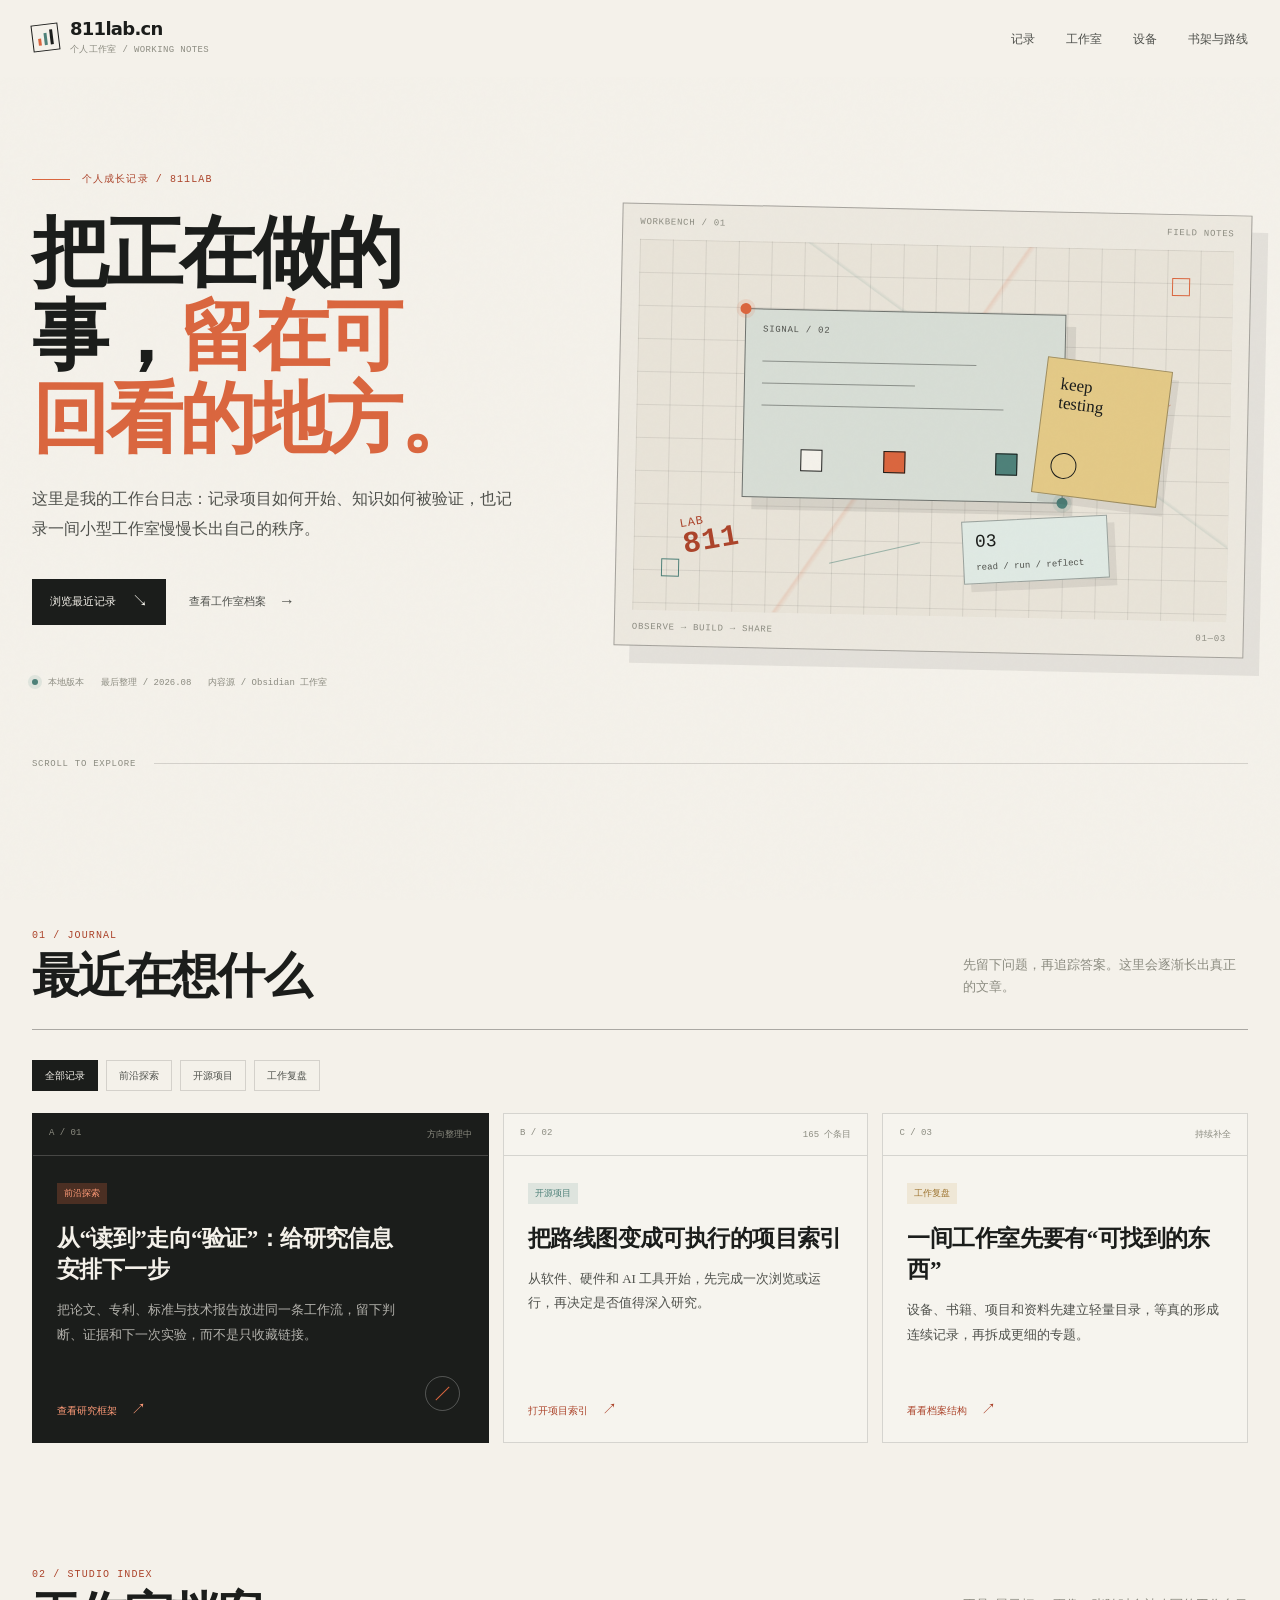
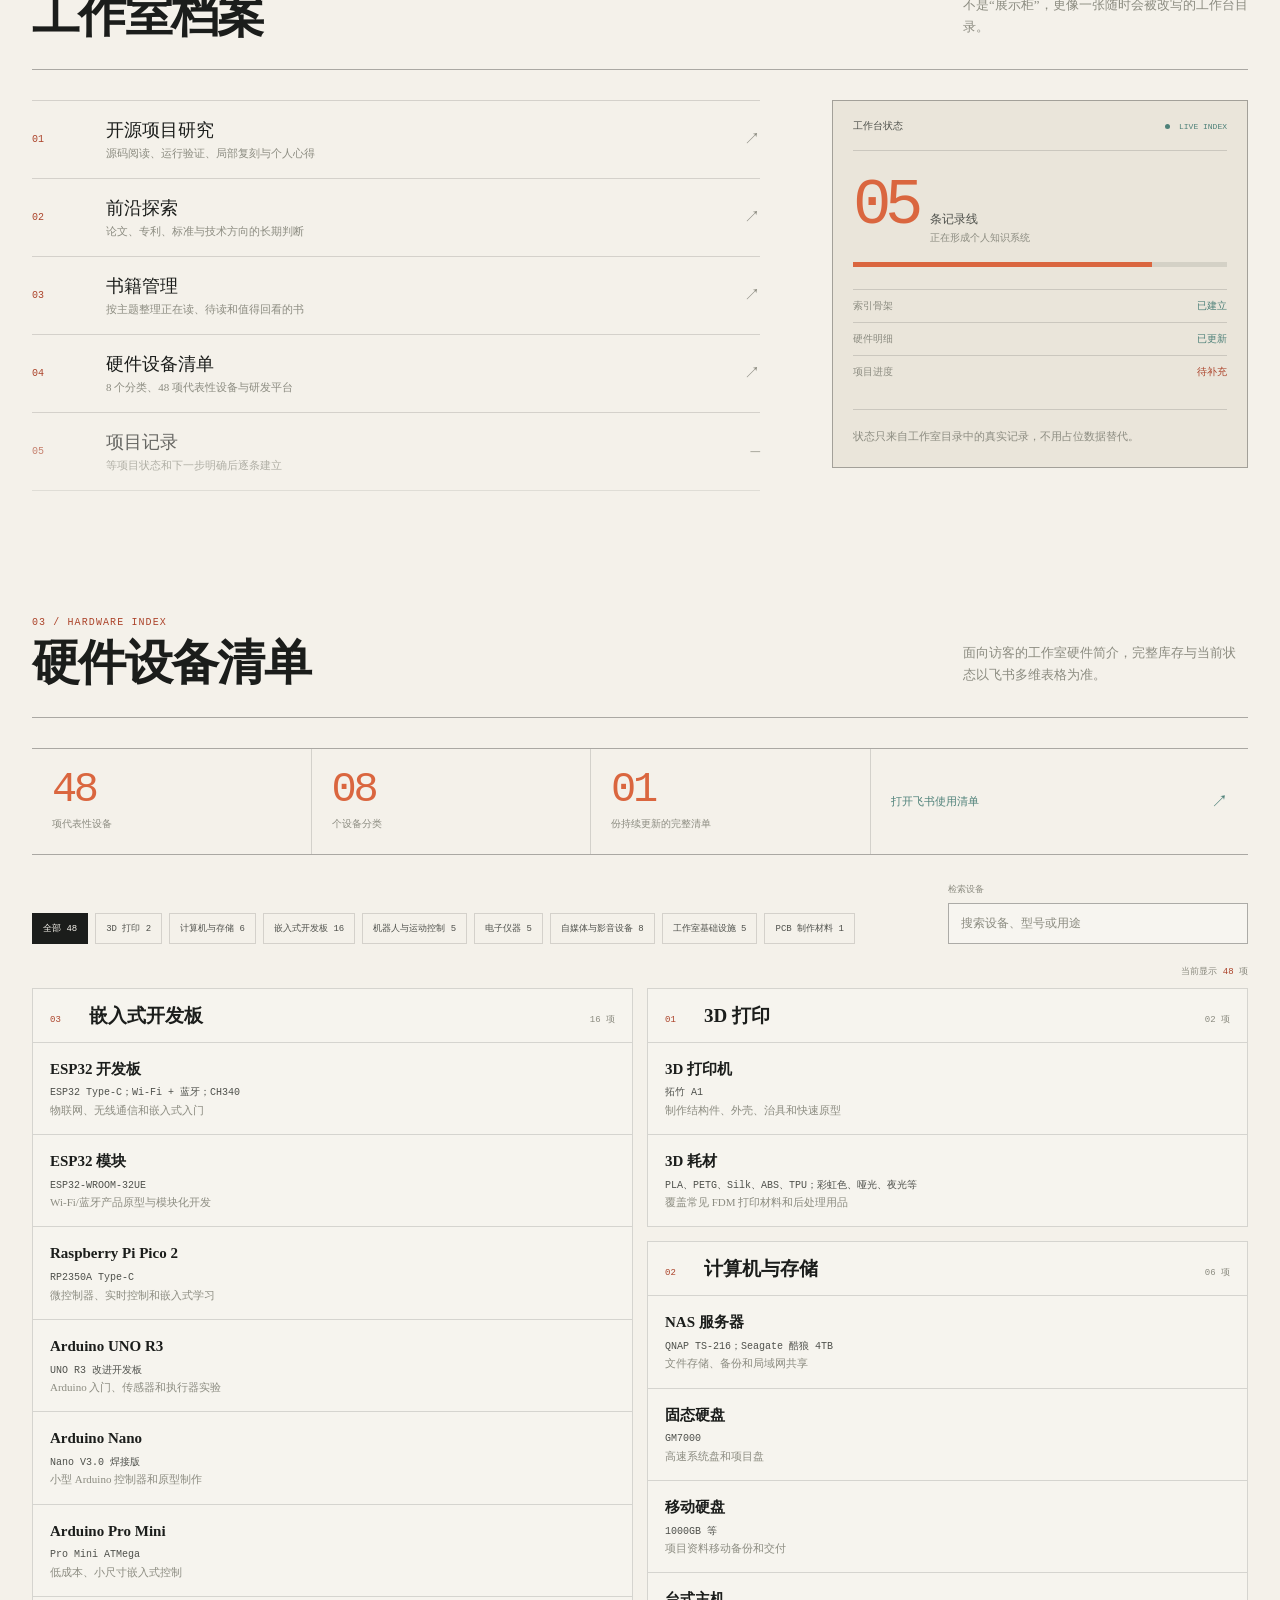
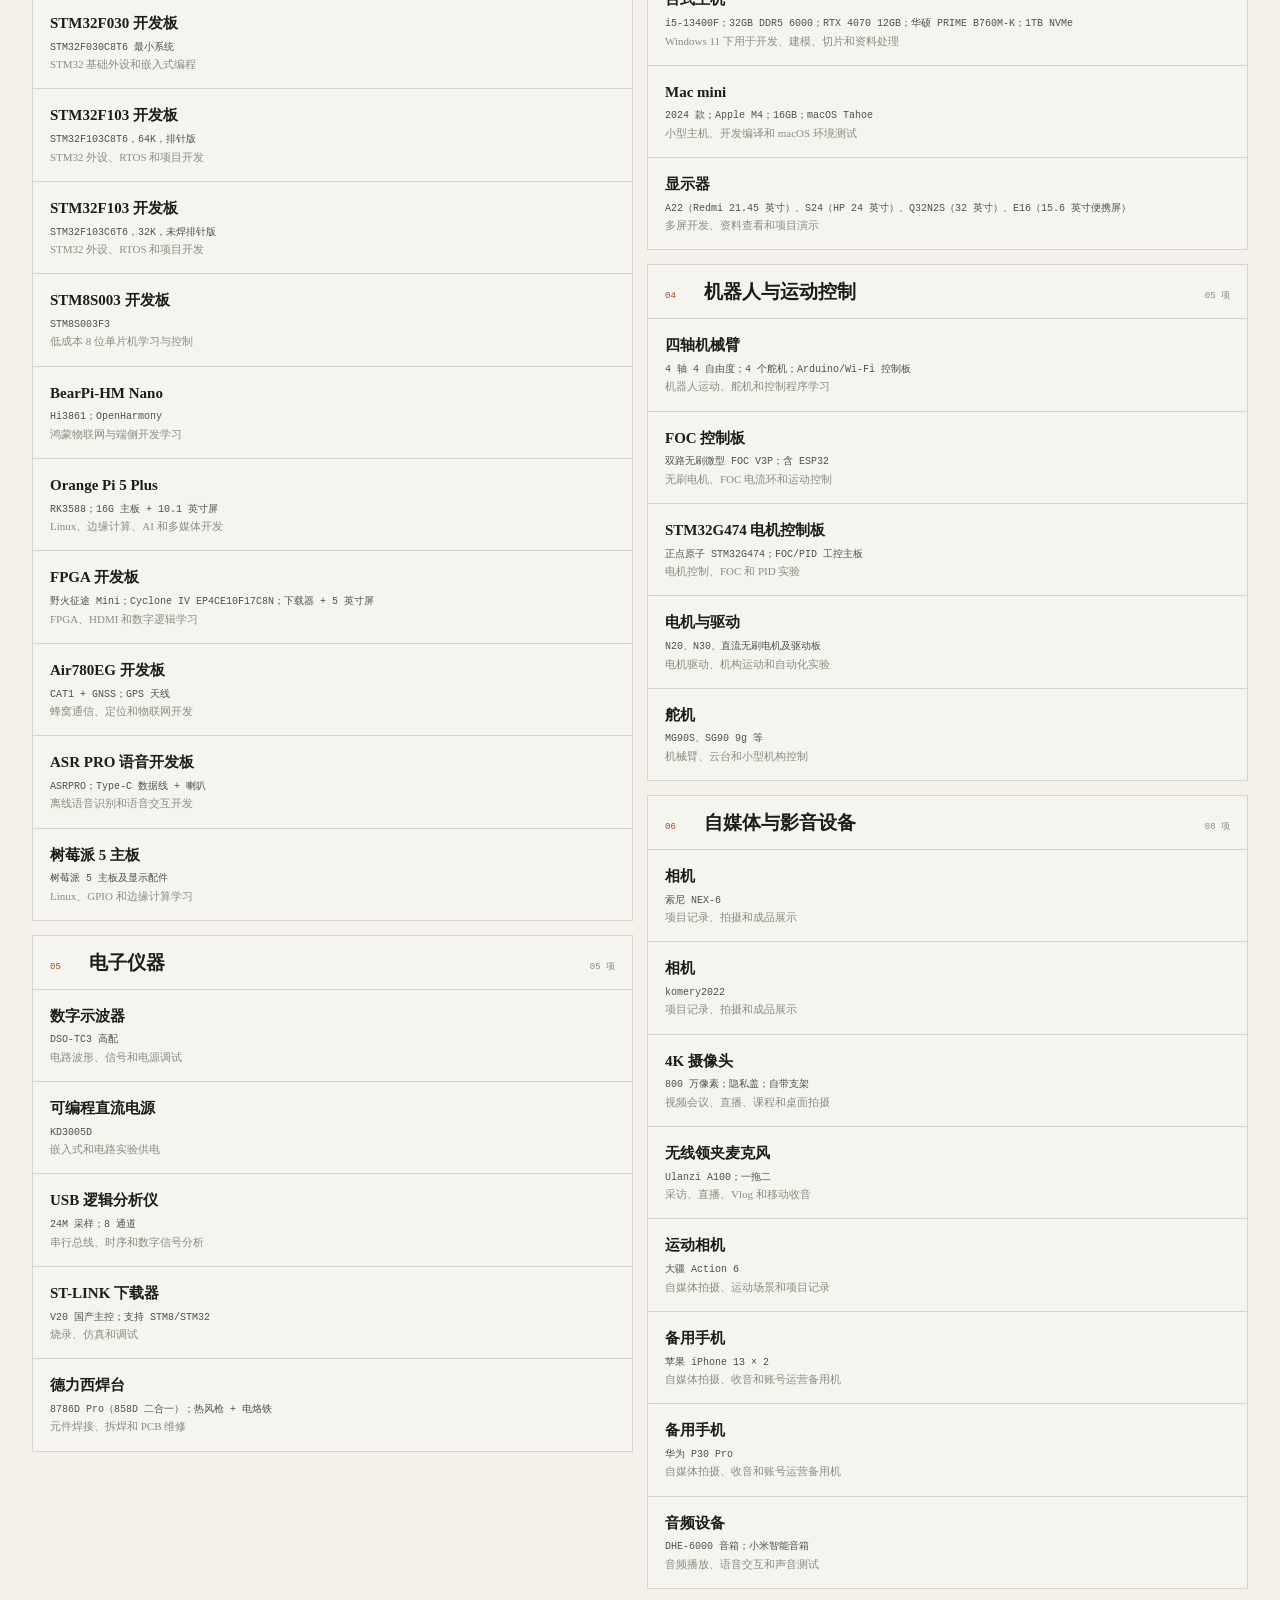
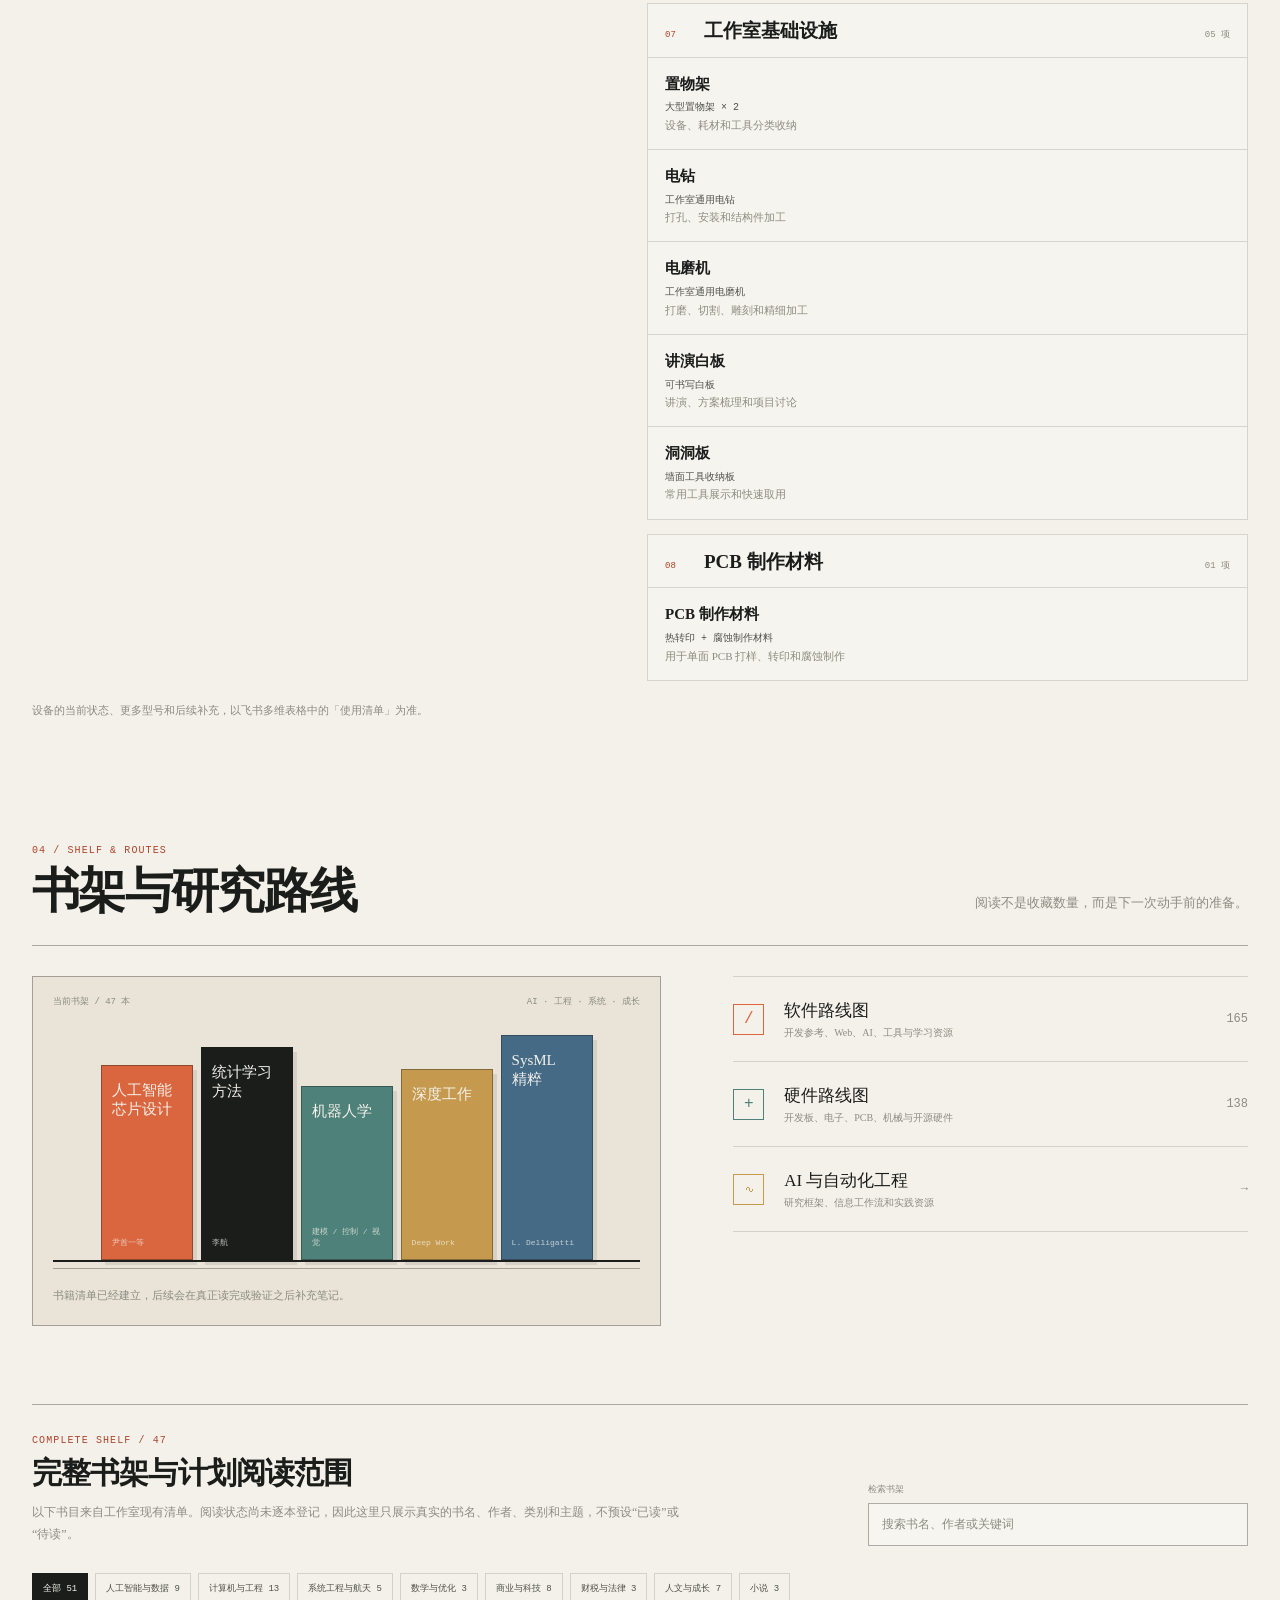
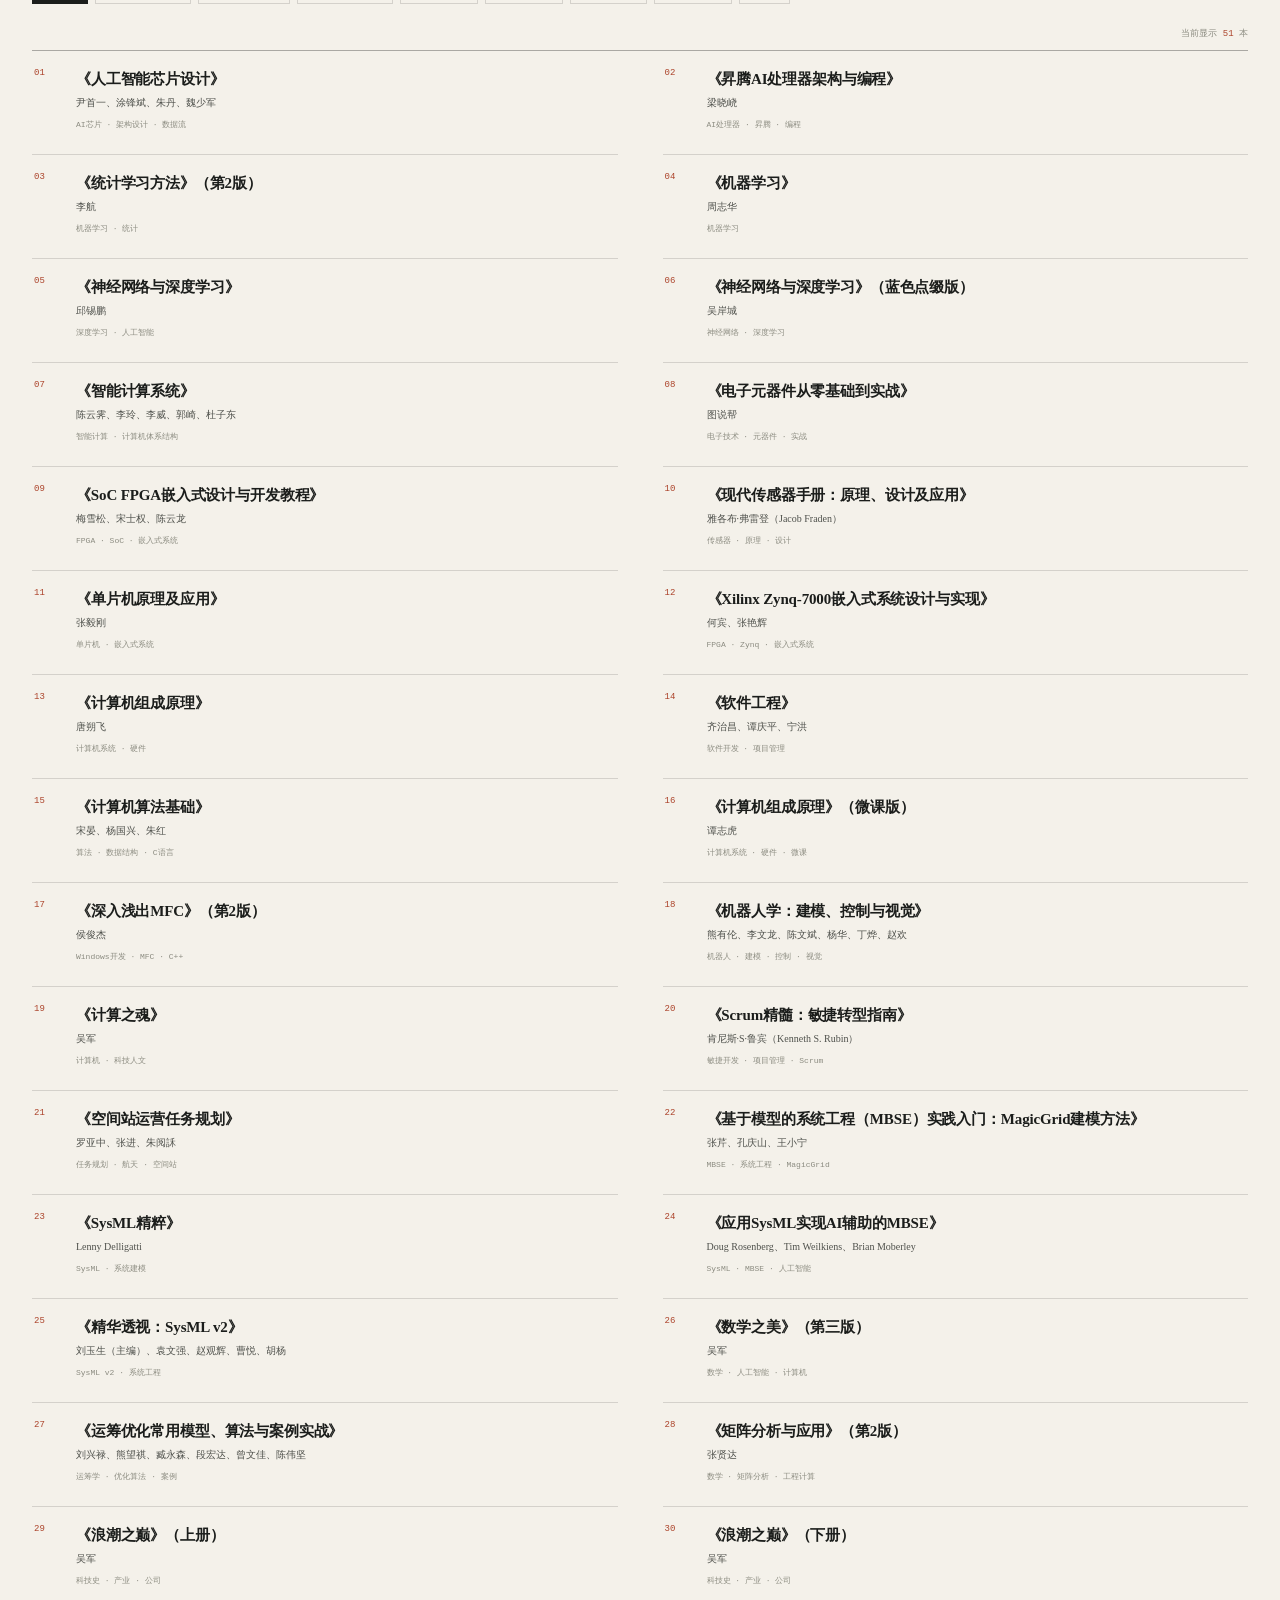
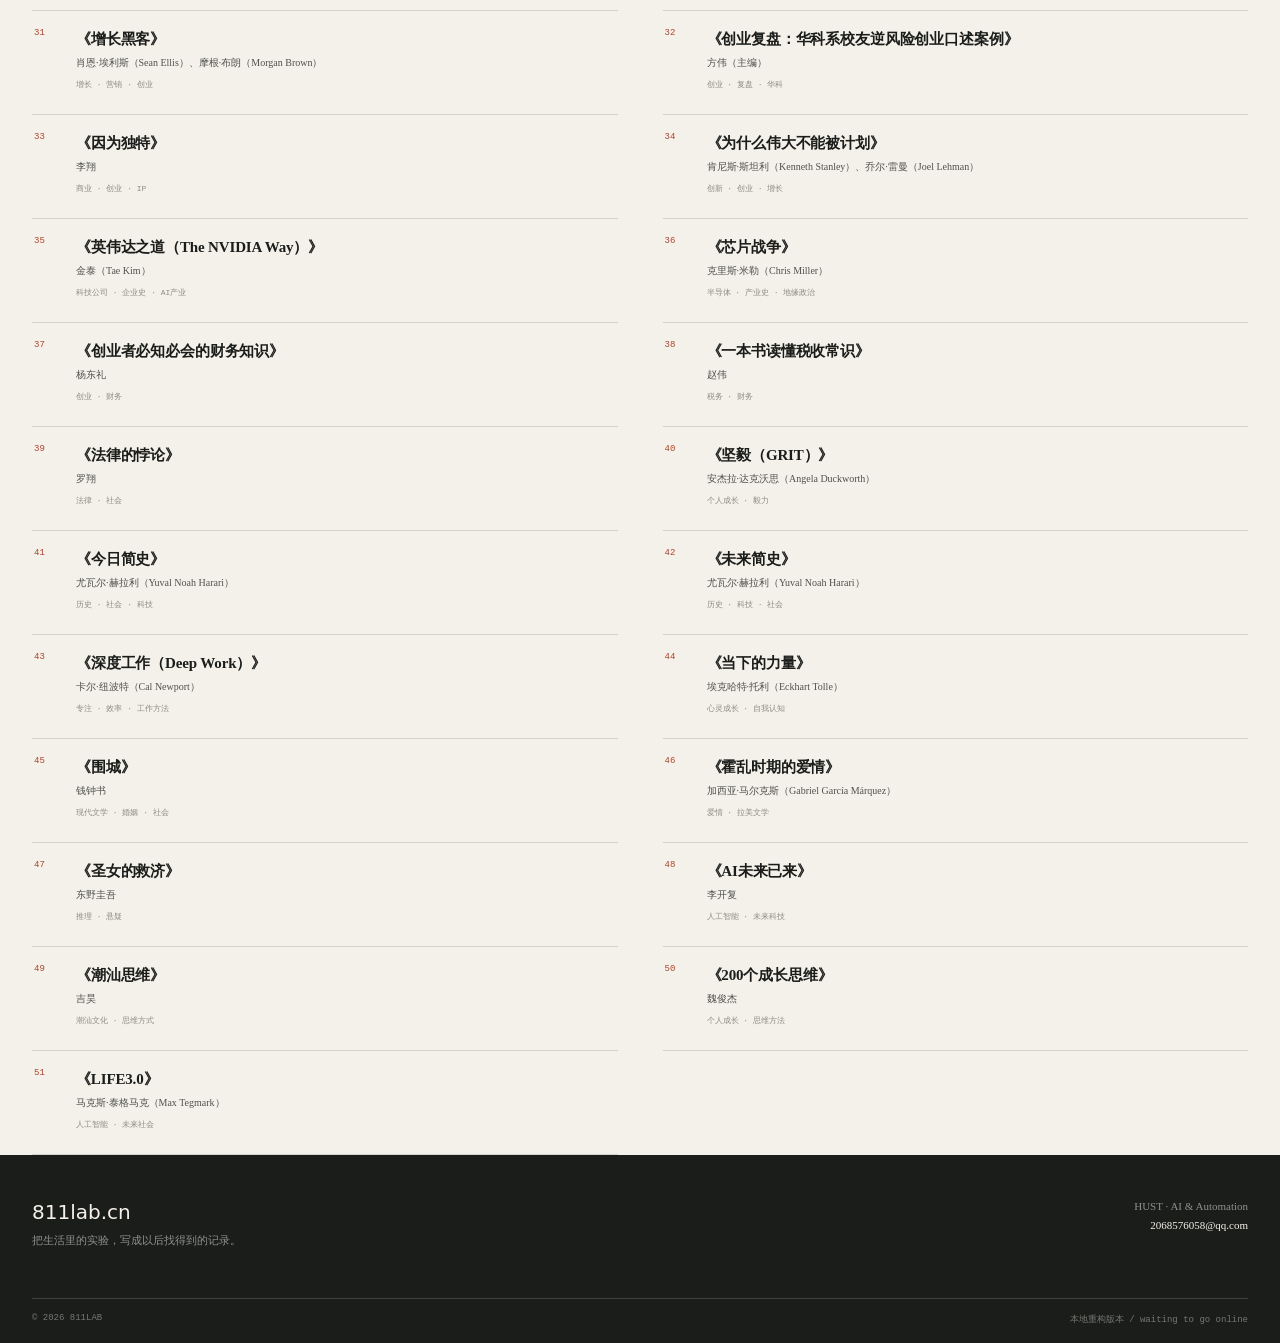
<file: index.html>
<!DOCTYPE html>
<html lang="zh-CN">
<head>
    <meta charset="UTF-8">
    <meta name="viewport" content="width=device-width, initial-scale=1.0">
    <meta name="description" content="811lab.cn 是一份个人成长记录，也是一间持续整理中的工作室档案。">
    <title>811lab | 工作室</title>
    <link rel="preconnect" href="https://miaoda.feishu.cn">
    <link rel="stylesheet" href="https://miaoda.feishu.cn/fonts/css2?family=DM+Mono:wght@400;500&family=Space+Grotesk:wght@400;500;600;700&family=Noto+Serif+SC:wght@500;600;700&display=swap">
    <link rel="stylesheet" href="style.css">
</head>
<body>
    <a class="skip-link" href="#main-content">跳到主要内容</a>

    <header class="site-header" data-header>
        <div class="header-inner">
            <a class="brand" href="#top" aria-label="回到 811lab.cn 首页">
                <span class="brand-mark" aria-hidden="true"><span></span><span></span><span></span></span>
                <span class="brand-text"><strong>811lab.cn</strong><small>个人工作室 / working notes</small></span>
            </a>
            <nav class="main-nav" aria-label="主要导航">
                <a href="#journal">记录</a>
                <a href="#studio">工作室</a>
                <a href="#hardware">设备</a>
                <a href="#library">书架与路线</a>
            </nav>
        </div>
    </header>

    <main id="main-content">
        <section class="hero" id="top" data-section>
            <div class="hero-inner">
                <div class="hero-copy">
                    <p class="eyebrow"><span class="eyebrow-line"></span>个人成长记录 / 811LAB</p>
                    <h1>把正在做的事，<em>留在可回看的地方。</em></h1>
                    <p class="hero-intro">这里是我的工作台日志：记录项目如何开始、知识如何被验证，也记录一间小型工作室慢慢长出自己的秩序。</p>
                    <div class="hero-actions">
                        <a class="button button-primary" href="#journal">浏览最近记录 <span aria-hidden="true">↘</span></a>
                        <a class="button button-quiet" href="#studio">查看工作室档案 <span aria-hidden="true">→</span></a>
                    </div>
                    <div class="hero-meta">
                        <span><b class="status-pulse"></b> 本地版本</span>
                        <span>最后整理 / 2026.08</span>
                        <span>内容源 / Obsidian 工作室</span>
                    </div>
                </div>

                <div class="hero-visual" aria-label="工作台记录的抽象视觉">
                    <div class="visual-topline"><span>WORKBENCH / 01</span><span>FIELD NOTES</span></div>
                    <div class="workbench-grid">
                        <div class="grid-cross cross-a"></div>
                        <div class="grid-cross cross-b"></div>
                        <div class="trace trace-a"></div>
                        <div class="trace trace-b"></div>
                        <div class="trace trace-c"></div>
                        <div class="board board-main">
                            <span class="board-label">SIGNAL / 02</span>
                            <span class="board-line line-one"></span>
                            <span class="board-line line-two"></span>
                            <span class="board-line line-three"></span>
                            <span class="board-chip chip-one"></span>
                            <span class="board-chip chip-two"></span>
                            <span class="board-chip chip-three"></span>
                        </div>
                        <div class="note note-main"><span>keep<br>testing</span><i></i></div>
                        <div class="note note-side"><span>03</span><small>read / run / reflect</small></div>
                        <div class="visual-stamp">LAB<br><strong>811</strong></div>
                    </div>
                    <div class="visual-footline"><span>OBSERVE → BUILD → SHARE</span><span>01—03</span></div>
                </div>
            </div>
            <div class="hero-rule" aria-hidden="true"><span>SCROLL TO EXPLORE</span><span></span></div>
        </section>

        <section class="section journal-section" id="journal" data-section>
            <div class="section-heading">
                <div>
                    <p class="kicker">01 / JOURNAL</p>
                    <h2>最近在想什么</h2>
                </div>
                <p class="section-note">先留下问题，再追踪答案。这里会逐渐长出真正的文章。</p>
            </div>

            <div class="filter-row" role="tablist" aria-label="记录分类筛选">
                <button class="filter-button is-active" type="button" data-filter="all" role="tab" aria-selected="true">全部记录</button>
                <button class="filter-button" type="button" data-filter="frontier" role="tab" aria-selected="false">前沿探索</button>
                <button class="filter-button" type="button" data-filter="open-source" role="tab" aria-selected="false">开源项目</button>
                <button class="filter-button" type="button" data-filter="reflection" role="tab" aria-selected="false">工作复盘</button>
            </div>

            <div class="journal-grid">
                <article class="journal-card journal-card-featured" data-category="frontier" id="frontier-card">
                    <div class="card-topline"><span class="card-index">A / 01</span><span class="card-date">方向整理中</span></div>
                    <div class="card-body">
                        <span class="card-label">前沿探索</span>
                        <h3>从“读到”走向“验证”：给研究信息安排下一步</h3>
                        <p>把论文、专利、标准与技术报告放进同一条工作流，留下判断、证据和下一次实验，而不是只收藏链接。</p>
                        <a href="#studio" class="text-link">查看研究框架 <span>↗</span></a>
                    </div>
                    <div class="card-mark" aria-hidden="true"></div>
                </article>

                <article class="journal-card" data-category="open-source">
                    <div class="card-topline"><span class="card-index">B / 02</span><span class="card-date">165 个条目</span></div>
                    <div class="card-body">
                        <span class="card-label card-label-teal">开源项目</span>
                        <h3>把路线图变成可执行的项目索引</h3>
                        <p>从软件、硬件和 AI 工具开始，先完成一次浏览或运行，再决定是否值得深入研究。</p>
                        <a href="#library" class="text-link">打开项目索引 <span>↗</span></a>
                    </div>
                </article>

                <article class="journal-card" data-category="reflection">
                    <div class="card-topline"><span class="card-index">C / 03</span><span class="card-date">持续补全</span></div>
                    <div class="card-body">
                        <span class="card-label card-label-gold">工作复盘</span>
                        <h3>一间工作室先要有“可找到的东西”</h3>
                        <p>设备、书籍、项目和资料先建立轻量目录，等真的形成连续记录，再拆成更细的专题。</p>
                        <a href="#studio" class="text-link">看看档案结构 <span>↗</span></a>
                    </div>
                </article>
            </div>

            <div class="empty-note" data-empty-state hidden>这个分类还在积累中，先从工作台上的下一条记录开始。</div>
        </section>

        <section class="section studio-section" id="studio" data-section>
            <div class="section-heading">
                <div>
                    <p class="kicker">02 / STUDIO INDEX</p>
                    <h2>工作室档案</h2>
                </div>
                <p class="section-note">不是“展示柜”，更像一张随时会被改写的工作台目录。</p>
            </div>

            <div class="studio-layout">
                <div class="archive-list">
                    <a class="archive-item" href="#library">
                        <span class="archive-number">01</span>
                        <span class="archive-content"><strong>开源项目研究</strong><small>源码阅读、运行验证、局部复刻与个人心得</small></span>
                        <span class="archive-arrow">↗</span>
                    </a>
                    <a class="archive-item" href="#frontier-card">
                        <span class="archive-number">02</span>
                        <span class="archive-content"><strong>前沿探索</strong><small>论文、专利、标准与技术方向的长期判断</small></span>
                        <span class="archive-arrow">↗</span>
                    </a>
                    <a class="archive-item" href="#library">
                        <span class="archive-number">03</span>
                        <span class="archive-content"><strong>书籍管理</strong><small>按主题整理正在读、待读和值得回看的书</small></span>
                        <span class="archive-arrow">↗</span>
                    </a>
                    <a class="archive-item" href="#hardware">
                        <span class="archive-number">04</span>
                        <span class="archive-content"><strong>硬件设备清单</strong><small>8 个分类、48 项代表性设备与研发平台</small></span>
                        <span class="archive-arrow">↗</span>
                    </a>
                    <a class="archive-item archive-item-muted" href="#studio-status">
                        <span class="archive-number">05</span>
                        <span class="archive-content"><strong>项目记录</strong><small>等项目状态和下一步明确后逐条建立</small></span>
                        <span class="archive-arrow">—</span>
                    </a>
                </div>

                <aside class="status-panel" id="studio-status">
                    <div class="panel-heading"><span>工作台状态</span><span class="panel-live"><b></b> LIVE INDEX</span></div>
                    <div class="status-main"><span class="status-big">05</span><span class="status-copy">条记录线<br><small>正在形成个人知识系统</small></span></div>
                    <div class="status-bar" aria-label="5 类档案中已有 4 类内容"><span style="width: 80%"></span></div>
                    <div class="status-row"><span>索引骨架</span><strong>已建立</strong></div>
                    <div class="status-row"><span>硬件明细</span><strong>已更新</strong></div>
                    <div class="status-row"><span>项目进度</span><strong class="is-pending">待补充</strong></div>
                    <p class="panel-footnote">状态只来自工作室目录中的真实记录，不用占位数据替代。</p>
                </aside>
            </div>
        </section>

        <section class="section hardware-section" id="hardware" data-section>
            <div class="section-heading">
                <div>
                    <p class="kicker">03 / HARDWARE INDEX</p>
                    <h2>硬件设备清单</h2>
                </div>
                <p class="section-note">面向访客的工作室硬件简介，完整库存与当前状态以飞书多维表格为准。</p>
            </div>

            <div class="hardware-overview">
                <div class="hardware-stat"><strong>48</strong><span>项代表性设备</span></div>
                <div class="hardware-stat"><strong>08</strong><span>个设备分类</span></div>
                <div class="hardware-stat"><strong>01</strong><span>份持续更新的完整清单</span></div>
                <a class="hardware-source" href="https://my.feishu.cn/base/K867bLnd0a6XL6s6AdWc1d4nnwh?table=tblyCnKaKiyGgyCd&amp;view=vewQFHjddP" target="_blank" rel="noreferrer">打开飞书使用清单 <span aria-hidden="true">↗</span></a>
            </div>

            <div class="hardware-toolbar">
                <div class="hardware-filters" role="tablist" aria-label="硬件分类筛选">
                    <button class="hardware-filter is-active" type="button" data-hardware-filter="all" role="tab" aria-selected="true">全部 48</button>
                    <button class="hardware-filter" type="button" data-hardware-filter="3D 打印" role="tab" aria-selected="false">3D 打印 2</button>
                    <button class="hardware-filter" type="button" data-hardware-filter="计算机与存储" role="tab" aria-selected="false">计算机与存储 6</button>
                    <button class="hardware-filter" type="button" data-hardware-filter="嵌入式开发板" role="tab" aria-selected="false">嵌入式开发板 16</button>
                    <button class="hardware-filter" type="button" data-hardware-filter="机器人与运动控制" role="tab" aria-selected="false">机器人与运动控制 5</button>
                    <button class="hardware-filter" type="button" data-hardware-filter="电子仪器" role="tab" aria-selected="false">电子仪器 5</button>
                    <button class="hardware-filter" type="button" data-hardware-filter="自媒体与影音设备" role="tab" aria-selected="false">自媒体与影音设备 8</button>
                    <button class="hardware-filter" type="button" data-hardware-filter="工作室基础设施" role="tab" aria-selected="false">工作室基础设施 5</button>
                    <button class="hardware-filter" type="button" data-hardware-filter="PCB 制作材料" role="tab" aria-selected="false">PCB 制作材料 1</button>
                </div>
                <label class="hardware-search">
                    <span>检索设备</span>
                    <input type="search" placeholder="搜索设备、型号或用途" data-hardware-search autocomplete="off">
                </label>
            </div>

            <div class="hardware-status">当前显示 <strong data-hardware-visible-count>48</strong> 项</div>

            <div class="hardware-grid" data-hardware-grid>
                <section class="hardware-category" data-hardware-category="3D 打印">
                    <div class="hardware-category-head"><span class="hardware-category-index">01</span><h3>3D 打印</h3><span>02 项</span></div>
                    <ul class="hardware-list">
                        <li class="hardware-item" data-hardware-search="3D 打印机 拓竹 A1 制作结构件 外壳 治具 快速原型"><h4>3D 打印机</h4><p class="hardware-spec">拓竹 A1</p><p>制作结构件、外壳、治具和快速原型</p></li>
                        <li class="hardware-item" data-hardware-search="3D 耗材 PLA PETG Silk ABS TPU 彩虹色 哑光 夜光 FDM 后处理"><h4>3D 耗材</h4><p class="hardware-spec">PLA、PETG、Silk、ABS、TPU；彩虹色、哑光、夜光等</p><p>覆盖常见 FDM 打印材料和后处理用品</p></li>
                    </ul>
                </section>

                <section class="hardware-category" data-hardware-category="计算机与存储">
                    <div class="hardware-category-head"><span class="hardware-category-index">02</span><h3>计算机与存储</h3><span>06 项</span></div>
                    <ul class="hardware-list">
                        <li class="hardware-item" data-hardware-search="NAS 服务器 QNAP TS-216 Seagate 酷狼 4TB 文件存储 备份 局域网共享"><h4>NAS 服务器</h4><p class="hardware-spec">QNAP TS-216；Seagate 酷狼 4TB</p><p>文件存储、备份和局域网共享</p></li>
                        <li class="hardware-item" data-hardware-search="固态硬盘 GM7000 高速 系统盘 项目盘"><h4>固态硬盘</h4><p class="hardware-spec">GM7000</p><p>高速系统盘和项目盘</p></li>
                        <li class="hardware-item" data-hardware-search="移动硬盘 1000GB 项目资料 移动备份 交付"><h4>移动硬盘</h4><p class="hardware-spec">1000GB 等</p><p>项目资料移动备份和交付</p></li>
                        <li class="hardware-item" data-hardware-search="台式主机 华硕 i5-13400F 32GB DDR5 6000 RTX 4070 12GB PRIME B760M-K 1TB NVMe Windows 11 开发 建模 切片 资料处理"><h4>台式主机</h4><p class="hardware-spec">i5-13400F；32GB DDR5 6000；RTX 4070 12GB；华硕 PRIME B760M-K；1TB NVMe</p><p>Windows 11 下用于开发、建模、切片和资料处理</p></li>
                        <li class="hardware-item" data-hardware-search="Mac mini 2024 M4 16GB macOS Tahoe 小主机 开发 编译 资料处理"><h4>Mac mini</h4><p class="hardware-spec">2024 款；Apple M4；16GB；macOS Tahoe</p><p>小型主机、开发编译和 macOS 环境测试</p></li>
                        <li class="hardware-item" data-hardware-search="显示器 A22 Redmi 21.45 S24 HP 24 Q32N2S 32 E16 15.6 便携屏 多屏 开发 演示"><h4>显示器</h4><p class="hardware-spec">A22（Redmi 21.45 英寸）、S24（HP 24 英寸）、Q32N2S（32 英寸）、E16（15.6 英寸便携屏）</p><p>多屏开发、资料查看和项目演示</p></li>
                    </ul>
                </section>

                <section class="hardware-category" data-hardware-category="嵌入式开发板">
                    <div class="hardware-category-head"><span class="hardware-category-index">03</span><h3>嵌入式开发板</h3><span>16 项</span></div>
                    <ul class="hardware-list">
                        <li class="hardware-item" data-hardware-search="ESP32 开发板 Type-C Wi-Fi 蓝牙 CH340 物联网 无线通信 入门"><h4>ESP32 开发板</h4><p class="hardware-spec">ESP32 Type-C；Wi-Fi + 蓝牙；CH340</p><p>物联网、无线通信和嵌入式入门</p></li>
                        <li class="hardware-item" data-hardware-search="ESP32 模块 ESP32-WROOM-32UE Wi-Fi 蓝牙 产品原型 模块化开发"><h4>ESP32 模块</h4><p class="hardware-spec">ESP32-WROOM-32UE</p><p>Wi-Fi/蓝牙产品原型与模块化开发</p></li>
                        <li class="hardware-item" data-hardware-search="Raspberry Pi Pico 2 RP2350A Type-C 微控制器 实时控制 嵌入式学习"><h4>Raspberry Pi Pico 2</h4><p class="hardware-spec">RP2350A Type-C</p><p>微控制器、实时控制和嵌入式学习</p></li>
                        <li class="hardware-item" data-hardware-search="Arduino UNO R3 改进开发板 Arduino 传感器 执行器 实验"><h4>Arduino UNO R3</h4><p class="hardware-spec">UNO R3 改进开发板</p><p>Arduino 入门、传感器和执行器实验</p></li>
                        <li class="hardware-item" data-hardware-search="Arduino Nano Nano V3.0 焊接版 小型 控制器 原型制作"><h4>Arduino Nano</h4><p class="hardware-spec">Nano V3.0 焊接版</p><p>小型 Arduino 控制器和原型制作</p></li>
                        <li class="hardware-item" data-hardware-search="Arduino Pro Mini Pro Mini ATMega 低成本 小尺寸 嵌入式控制"><h4>Arduino Pro Mini</h4><p class="hardware-spec">Pro Mini ATMega</p><p>低成本、小尺寸嵌入式控制</p></li>
                        <li class="hardware-item" data-hardware-search="STM32F030 开发板 STM32F030C8T6 最小系统 基础外设 编程"><h4>STM32F030 开发板</h4><p class="hardware-spec">STM32F030C8T6 最小系统</p><p>STM32 基础外设和嵌入式编程</p></li>
                        <li class="hardware-item" data-hardware-search="STM32F103 开发板 STM32F103C8T6 64K 排针 外设 RTOS 项目"><h4>STM32F103 开发板</h4><p class="hardware-spec">STM32F103C8T6，64K，排针版</p><p>STM32 外设、RTOS 和项目开发</p></li>
                        <li class="hardware-item" data-hardware-search="STM32F103 开发板 STM32F103C6T6 32K 未焊排针 外设 RTOS 项目"><h4>STM32F103 开发板</h4><p class="hardware-spec">STM32F103C6T6，32K，未焊排针版</p><p>STM32 外设、RTOS 和项目开发</p></li>
                        <li class="hardware-item" data-hardware-search="STM8S003 开发板 STM8S003F3 8 位 单片机 控制"><h4>STM8S003 开发板</h4><p class="hardware-spec">STM8S003F3</p><p>低成本 8 位单片机学习与控制</p></li>
                        <li class="hardware-item" data-hardware-search="BearPi-HM Nano Hi3861 OpenHarmony 鸿蒙 物联网 端侧开发"><h4>BearPi-HM Nano</h4><p class="hardware-spec">Hi3861；OpenHarmony</p><p>鸿蒙物联网与端侧开发学习</p></li>
                        <li class="hardware-item" data-hardware-search="Orange Pi 5 Plus RK3588 16G 10.1 英寸屏 Linux 边缘计算 AI 多媒体"><h4>Orange Pi 5 Plus</h4><p class="hardware-spec">RK3588；16G 主板 + 10.1 英寸屏</p><p>Linux、边缘计算、AI 和多媒体开发</p></li>
                        <li class="hardware-item" data-hardware-search="FPGA 开发板 野火征途 Mini Cyclone IV EP4CE10F17C8N 下载器 5 英寸屏 HDMI 数字逻辑"><h4>FPGA 开发板</h4><p class="hardware-spec">野火征途 Mini；Cyclone IV EP4CE10F17C8N；下载器 + 5 英寸屏</p><p>FPGA、HDMI 和数字逻辑学习</p></li>
                        <li class="hardware-item" data-hardware-search="Air780EG 开发板 CAT1 GNSS GPS 天线 蜂窝通信 定位 物联网"><h4>Air780EG 开发板</h4><p class="hardware-spec">CAT1 + GNSS；GPS 天线</p><p>蜂窝通信、定位和物联网开发</p></li>
                        <li class="hardware-item" data-hardware-search="ASR PRO 语音开发板 ASRPRO Type-C 喇叭 离线语音识别 语音交互"><h4>ASR PRO 语音开发板</h4><p class="hardware-spec">ASRPRO；Type-C 数据线 + 喇叭</p><p>离线语音识别和语音交互开发</p></li>
                        <li class="hardware-item" data-hardware-search="树莓派 5 主板 显示配件 Linux GPIO 边缘计算"><h4>树莓派 5 主板</h4><p class="hardware-spec">树莓派 5 主板及显示配件</p><p>Linux、GPIO 和边缘计算学习</p></li>
                    </ul>
                </section>

                <section class="hardware-category" data-hardware-category="机器人与运动控制">
                    <div class="hardware-category-head"><span class="hardware-category-index">04</span><h3>机器人与运动控制</h3><span>05 项</span></div>
                    <ul class="hardware-list">
                        <li class="hardware-item" data-hardware-search="四轴机械臂 4 轴 4 自由度 舵机 Arduino Wi-Fi 机器人运动 控制程序"><h4>四轴机械臂</h4><p class="hardware-spec">4 轴 4 自由度；4 个舵机；Arduino/Wi-Fi 控制板</p><p>机器人运动、舵机和控制程序学习</p></li>
                        <li class="hardware-item" data-hardware-search="FOC 控制板 双路无刷微型 FOC V3P ESP32 无刷电机 电流环 运动控制"><h4>FOC 控制板</h4><p class="hardware-spec">双路无刷微型 FOC V3P；含 ESP32</p><p>无刷电机、FOC 电流环和运动控制</p></li>
                        <li class="hardware-item" data-hardware-search="STM32G474 电机控制板 正点原子 FOC PID 工控主板 电机控制 实验"><h4>STM32G474 电机控制板</h4><p class="hardware-spec">正点原子 STM32G474；FOC/PID 工控主板</p><p>电机控制、FOC 和 PID 实验</p></li>
                        <li class="hardware-item" data-hardware-search="电机与驱动 N20 N30 直流无刷电机 驱动板 机构运动 自动化"><h4>电机与驱动</h4><p class="hardware-spec">N20、N30、直流无刷电机及驱动板</p><p>电机驱动、机构运动和自动化实验</p></li>
                        <li class="hardware-item" data-hardware-search="舵机 MG90S SG90 9g 机械臂 云台 小型机构控制"><h4>舵机</h4><p class="hardware-spec">MG90S、SG90 9g 等</p><p>机械臂、云台和小型机构控制</p></li>
                    </ul>
                </section>

                <section class="hardware-category" data-hardware-category="电子仪器">
                    <div class="hardware-category-head"><span class="hardware-category-index">05</span><h3>电子仪器</h3><span>05 项</span></div>
                    <ul class="hardware-list">
                        <li class="hardware-item" data-hardware-search="数字示波器 DSO-TC3 高配 电路波形 信号 电源调试"><h4>数字示波器</h4><p class="hardware-spec">DSO-TC3 高配</p><p>电路波形、信号和电源调试</p></li>
                        <li class="hardware-item" data-hardware-search="可编程直流电源 KD3005D 嵌入式 电路实验 供电"><h4>可编程直流电源</h4><p class="hardware-spec">KD3005D</p><p>嵌入式和电路实验供电</p></li>
                        <li class="hardware-item" data-hardware-search="USB 逻辑分析仪 24M 采样 8 通道 串行总线 时序 数字信号"><h4>USB 逻辑分析仪</h4><p class="hardware-spec">24M 采样；8 通道</p><p>串行总线、时序和数字信号分析</p></li>
                        <li class="hardware-item" data-hardware-search="ST-LINK 下载器 V20 国产主控 STM8 STM32 烧录 仿真 调试"><h4>ST-LINK 下载器</h4><p class="hardware-spec">V20 国产主控；支持 STM8/STM32</p><p>烧录、仿真和调试</p></li>
                        <li class="hardware-item" data-hardware-search="德力西焊台 8786D Pro 858D 热风枪 电烙铁 焊接 PCB 维修"><h4>德力西焊台</h4><p class="hardware-spec">8786D Pro（858D 二合一）；热风枪 + 电烙铁</p><p>元件焊接、拆焊和 PCB 维修</p></li>
                    </ul>
                </section>

                <section class="hardware-category" data-hardware-category="自媒体与影音设备">
                    <div class="hardware-category-head"><span class="hardware-category-index">06</span><h3>自媒体与影音设备</h3><span>08 项</span></div>
                    <ul class="hardware-list">
                        <li class="hardware-item" data-hardware-search="相机 索尼 NEX-6 项目记录 拍摄 成品展示"><h4>相机</h4><p class="hardware-spec">索尼 NEX-6</p><p>项目记录、拍摄和成品展示</p></li>
                        <li class="hardware-item" data-hardware-search="相机 komery2022 项目记录 拍摄 成品展示"><h4>相机</h4><p class="hardware-spec">komery2022</p><p>项目记录、拍摄和成品展示</p></li>
                        <li class="hardware-item" data-hardware-search="4K 摄像头 800 万像素 隐私盖 支架 视频会议 直播 课程 桌面拍摄"><h4>4K 摄像头</h4><p class="hardware-spec">800 万像素；隐私盖；自带支架</p><p>视频会议、直播、课程和桌面拍摄</p></li>
                        <li class="hardware-item" data-hardware-search="无线领夹麦克风 Ulanzi A100 一拖二 采访 直播 Vlog 移动收音"><h4>无线领夹麦克风</h4><p class="hardware-spec">Ulanzi A100；一拖二</p><p>采访、直播、Vlog 和移动收音</p></li>
                        <li class="hardware-item" data-hardware-search="大疆 Action 6 运动相机 自媒体 视频 项目记录"><h4>运动相机</h4><p class="hardware-spec">大疆 Action 6</p><p>自媒体拍摄、运动场景和项目记录</p></li>
                        <li class="hardware-item" data-hardware-search="苹果 iPhone 13 备用手机 自媒体 拍摄"><h4>备用手机</h4><p class="hardware-spec">苹果 iPhone 13 × 2</p><p>自媒体拍摄、收音和账号运营备用机</p></li>
                        <li class="hardware-item" data-hardware-search="华为 P30 Pro 备用手机 自媒体 拍摄"><h4>备用手机</h4><p class="hardware-spec">华为 P30 Pro</p><p>自媒体拍摄、收音和账号运营备用机</p></li>
                        <li class="hardware-item" data-hardware-search="音频设备 DHE-6000 音箱 小米智能音箱 音频播放 语音交互 声音测试"><h4>音频设备</h4><p class="hardware-spec">DHE-6000 音箱；小米智能音箱</p><p>音频播放、语音交互和声音测试</p></li>
                    </ul>
                </section>

                <section class="hardware-category" data-hardware-category="工作室基础设施">
                    <div class="hardware-category-head"><span class="hardware-category-index">07</span><h3>工作室基础设施</h3><span>05 项</span></div>
                    <ul class="hardware-list">
                        <li class="hardware-item" data-hardware-search="置物架 大型 收纳 工作室"><h4>置物架</h4><p class="hardware-spec">大型置物架 × 2</p><p>设备、耗材和工具分类收纳</p></li>
                        <li class="hardware-item" data-hardware-search="电钻 工作室基础设备 打孔 安装"><h4>电钻</h4><p class="hardware-spec">工作室通用电钻</p><p>打孔、安装和结构件加工</p></li>
                        <li class="hardware-item" data-hardware-search="电磨机 工作室基础设备 打磨 切割 雕刻"><h4>电磨机</h4><p class="hardware-spec">工作室通用电磨机</p><p>打磨、切割、雕刻和精细加工</p></li>
                        <li class="hardware-item" data-hardware-search="白板 讲演 工作室 记录"><h4>讲演白板</h4><p class="hardware-spec">可书写白板</p><p>讲演、方案梳理和项目讨论</p></li>
                        <li class="hardware-item" data-hardware-search="洞洞板 工具收纳 工作室"><h4>洞洞板</h4><p class="hardware-spec">墙面工具收纳板</p><p>常用工具展示和快速取用</p></li>
                    </ul>
                </section>

                <section class="hardware-category" data-hardware-category="PCB 制作材料">
                    <div class="hardware-category-head"><span class="hardware-category-index">08</span><h3>PCB 制作材料</h3><span>01 项</span></div>
                    <ul class="hardware-list">
                        <li class="hardware-item" data-hardware-search="PCB 热转印 腐蚀 制作材料 覆铜板 转印纸 腐蚀液"><h4>PCB 制作材料</h4><p class="hardware-spec">热转印 + 腐蚀制作材料</p><p>用于单面 PCB 打样、转印和腐蚀制作</p></li>
                    </ul>
                </section>
            </div>
            <p class="hardware-empty" data-hardware-empty hidden>没有匹配的设备，试试更短的关键词或切换分类。</p>
            <p class="hardware-footnote">设备的当前状态、更多型号和后续补充，以飞书多维表格中的「使用清单」为准。</p>
        </section>

        <section class="section library-section" id="library" data-section>
            <div class="section-heading">
                <div>
                    <p class="kicker">04 / SHELF & ROUTES</p>
                    <h2>书架与研究路线</h2>
                </div>
                <p class="section-note">阅读不是收藏数量，而是下一次动手前的准备。</p>
            </div>

            <div class="library-layout">
                <div class="book-shelf">
                    <div class="shelf-header"><span>当前书架 / 47 本</span><span>AI · 工程 · 系统 · 成长</span></div>
                    <div class="book-stack" aria-label="书架上的书籍">
                        <div class="book book-coral"><span>人工智能<br>芯片设计</span><small>尹首一等</small></div>
                        <div class="book book-ink"><span>统计学习<br>方法</span><small>李航</small></div>
                        <div class="book book-teal"><span>机器人学</span><small>建模 / 控制 / 视觉</small></div>
                        <div class="book book-gold"><span>深度工作</span><small>Deep Work</small></div>
                        <div class="book book-blue"><span>SysML<br>精粹</span><small>L. Delligatti</small></div>
                    </div>
                    <div class="shelf-line"></div>
                    <p class="shelf-caption">书籍清单已经建立，后续会在真正读完或验证之后补充笔记。</p>
                </div>

                <div class="route-list">
                    <a class="route-item" href="https://roadmap.sh/r/rdm-xqyvk" target="_blank" rel="noreferrer">
                        <span class="route-icon route-icon-orange">/</span>
                        <span><strong>软件路线图</strong><small>开发参考、Web、AI、工具与学习资源</small></span>
                        <span class="route-count">165</span>
                    </a>
                    <a class="route-item" href="https://roadmap.sh/r/copy-lsiu7" target="_blank" rel="noreferrer">
                        <span class="route-icon route-icon-teal">+</span>
                        <span><strong>硬件路线图</strong><small>开发板、电子、PCB、机械与开源硬件</small></span>
                        <span class="route-count">138</span>
                    </a>
                    <a class="route-item" href="https://roadmap.sh/teams/684bf30aa60942b85d67a488/roadmaps/artificial-intelligence--automation-engineering" target="_blank" rel="noreferrer">
                        <span class="route-icon route-icon-gold">∿</span>
                        <span><strong>AI 与自动化工程</strong><small>研究框架、信息工作流和实践资源</small></span>
                        <span class="route-count">→</span>
                    </a>
                </div>
            </div>

            <div class="book-catalog-wrap">
                <div class="catalog-header">
                    <div class="catalog-title">
                        <p class="kicker">COMPLETE SHELF / 47</p>
                        <h3>完整书架与计划阅读范围</h3>
                        <p>以下书目来自工作室现有清单。阅读状态尚未逐本登记，因此这里只展示真实的书名、作者、类别和主题，不预设“已读”或“待读”。</p>
                    </div>
                    <label class="catalog-search">
                        <span>检索书架</span>
                        <input type="search" placeholder="搜索书名、作者或关键词" data-book-search autocomplete="off">
                    </label>
                </div>
                <div class="catalog-filter-row" aria-label="书籍分类筛选">
                    <button class="catalog-filter is-active" type="button" data-book-filter="all">全部 51</button>
                    <button class="catalog-filter" type="button" data-book-filter="人工智能与数据">人工智能与数据 9</button>
                    <button class="catalog-filter" type="button" data-book-filter="计算机与工程">计算机与工程 13</button>
                    <button class="catalog-filter" type="button" data-book-filter="系统工程与航天">系统工程与航天 5</button>
                    <button class="catalog-filter" type="button" data-book-filter="数学与优化">数学与优化 3</button>
                    <button class="catalog-filter" type="button" data-book-filter="商业与科技">商业与科技 8</button>
                    <button class="catalog-filter" type="button" data-book-filter="财税与法律">财税与法律 3</button>
                    <button class="catalog-filter" type="button" data-book-filter="人文与成长">人文与成长 7</button>
                    <button class="catalog-filter" type="button" data-book-filter="小说">小说 3</button>
                </div>
                <div class="catalog-status">当前显示 <strong data-book-visible-count>51</strong> 本</div>
                <ol class="book-catalog" data-book-catalog>
                    <li class="book-entry" data-book-category="人工智能与数据" data-book-search="人工智能芯片设计 尹首一 涂锋斌 朱丹 魏少军 AI芯片 架构设计 数据流"><span class="book-entry-index">01</span><div><h4>《人工智能芯片设计》</h4><p>尹首一、涂锋斌、朱丹、魏少军</p></div><span class="book-entry-meta">AI芯片 · 架构设计 · 数据流</span></li>
                    <li class="book-entry" data-book-category="人工智能与数据" data-book-search="昇腾AI处理器架构与编程 梁晓峣 AI处理器 昇腾 编程"><span class="book-entry-index">02</span><div><h4>《昇腾AI处理器架构与编程》</h4><p>梁晓峣</p></div><span class="book-entry-meta">AI处理器 · 昇腾 · 编程</span></li>
                    <li class="book-entry" data-book-category="人工智能与数据" data-book-search="统计学习方法 第2版 李航 机器学习 统计"><span class="book-entry-index">03</span><div><h4>《统计学习方法》（第2版）</h4><p>李航</p></div><span class="book-entry-meta">机器学习 · 统计</span></li>
                    <li class="book-entry" data-book-category="人工智能与数据" data-book-search="机器学习 周志华"><span class="book-entry-index">04</span><div><h4>《机器学习》</h4><p>周志华</p></div><span class="book-entry-meta">机器学习</span></li>
                    <li class="book-entry" data-book-category="人工智能与数据" data-book-search="神经网络与深度学习 邱锡鹏 深度学习 人工智能"><span class="book-entry-index">05</span><div><h4>《神经网络与深度学习》</h4><p>邱锡鹏</p></div><span class="book-entry-meta">深度学习 · 人工智能</span></li>
                    <li class="book-entry" data-book-category="人工智能与数据" data-book-search="神经网络与深度学习 蓝色点缀版 吴岸城 神经网络 深度学习"><span class="book-entry-index">06</span><div><h4>《神经网络与深度学习》（蓝色点缀版）</h4><p>吴岸城</p></div><span class="book-entry-meta">神经网络 · 深度学习</span></li>
                    <li class="book-entry" data-book-category="人工智能与数据" data-book-search="智能计算系统 陈云霁 李玲 李威 郭崎 杜子东 人工智能 计算机体系结构"><span class="book-entry-index">07</span><div><h4>《智能计算系统》</h4><p>陈云霁、李玲、李威、郭崎、杜子东</p></div><span class="book-entry-meta">智能计算 · 计算机体系结构</span></li>
                    <li class="book-entry" data-book-category="计算机与工程" data-book-search="电子元器件从零基础到实战 图说帮 电子技术 元器件 实战"><span class="book-entry-index">08</span><div><h4>《电子元器件从零基础到实战》</h4><p>图说帮</p></div><span class="book-entry-meta">电子技术 · 元器件 · 实战</span></li>
                    <li class="book-entry" data-book-category="计算机与工程" data-book-search="SoC FPGA嵌入式设计与开发教程 梅雪松 宋士权 陈云龙 FPGA SoC 嵌入式系统"><span class="book-entry-index">09</span><div><h4>《SoC FPGA嵌入式设计与开发教程》</h4><p>梅雪松、宋士权、陈云龙</p></div><span class="book-entry-meta">FPGA · SoC · 嵌入式系统</span></li>
                    <li class="book-entry" data-book-category="计算机与工程" data-book-search="现代传感器手册 原理 设计及应用 雅各布 弗雷登 Jacob Fraden 传感器"><span class="book-entry-index">10</span><div><h4>《现代传感器手册：原理、设计及应用》</h4><p>雅各布·弗雷登（Jacob Fraden）</p></div><span class="book-entry-meta">传感器 · 原理 · 设计</span></li>
                    <li class="book-entry" data-book-category="计算机与工程" data-book-search="单片机原理及应用 张毅刚 单片机 嵌入式系统"><span class="book-entry-index">11</span><div><h4>《单片机原理及应用》</h4><p>张毅刚</p></div><span class="book-entry-meta">单片机 · 嵌入式系统</span></li>
                    <li class="book-entry" data-book-category="计算机与工程" data-book-search="Xilinx Zynq-7000嵌入式系统设计与实现 何宾 张艳辉 FPGA Zynq"><span class="book-entry-index">12</span><div><h4>《Xilinx Zynq-7000嵌入式系统设计与实现》</h4><p>何宾、张艳辉</p></div><span class="book-entry-meta">FPGA · Zynq · 嵌入式系统</span></li>
                    <li class="book-entry" data-book-category="计算机与工程" data-book-search="计算机组成原理 唐朔飞 计算机系统 硬件"><span class="book-entry-index">13</span><div><h4>《计算机组成原理》</h4><p>唐朔飞</p></div><span class="book-entry-meta">计算机系统 · 硬件</span></li>
                    <li class="book-entry" data-book-category="计算机与工程" data-book-search="软件工程 齐治昌 谭庆平 宁洪 软件开发 项目管理"><span class="book-entry-index">14</span><div><h4>《软件工程》</h4><p>齐治昌、谭庆平、宁洪</p></div><span class="book-entry-meta">软件开发 · 项目管理</span></li>
                    <li class="book-entry" data-book-category="计算机与工程" data-book-search="计算机算法基础 宋晏 杨国兴 朱红 算法 数据结构 C语言"><span class="book-entry-index">15</span><div><h4>《计算机算法基础》</h4><p>宋晏、杨国兴、朱红</p></div><span class="book-entry-meta">算法 · 数据结构 · C语言</span></li>
                    <li class="book-entry" data-book-category="计算机与工程" data-book-search="计算机组成原理 微课版 谭志虎 计算机系统 硬件"><span class="book-entry-index">16</span><div><h4>《计算机组成原理》（微课版）</h4><p>谭志虎</p></div><span class="book-entry-meta">计算机系统 · 硬件 · 微课</span></li>
                    <li class="book-entry" data-book-category="计算机与工程" data-book-search="深入浅出MFC 第2版 侯俊杰 Windows开发 MFC C++"><span class="book-entry-index">17</span><div><h4>《深入浅出MFC》（第2版）</h4><p>侯俊杰</p></div><span class="book-entry-meta">Windows开发 · MFC · C++</span></li>
                    <li class="book-entry" data-book-category="计算机与工程" data-book-search="机器人学 建模 控制与视觉 熊有伦 李文龙 陈文斌 杨华 丁烨 赵欢 计算机视觉"><span class="book-entry-index">18</span><div><h4>《机器人学：建模、控制与视觉》</h4><p>熊有伦、李文龙、陈文斌、杨华、丁烨、赵欢</p></div><span class="book-entry-meta">机器人 · 建模 · 控制 · 视觉</span></li>
                    <li class="book-entry" data-book-category="计算机与工程" data-book-search="计算之魂 吴军 计算机 科技人文"><span class="book-entry-index">19</span><div><h4>《计算之魂》</h4><p>吴军</p></div><span class="book-entry-meta">计算机 · 科技人文</span></li>
                    <li class="book-entry" data-book-category="计算机与工程" data-book-search="Scrum精髓 敏捷转型指南 肯尼斯 鲁宾 Kenneth Rubin 敏捷开发 项目管理"><span class="book-entry-index">20</span><div><h4>《Scrum精髓：敏捷转型指南》</h4><p>肯尼斯·S·鲁宾（Kenneth S. Rubin）</p></div><span class="book-entry-meta">敏捷开发 · 项目管理 · Scrum</span></li>
                    <li class="book-entry" data-book-category="系统工程与航天" data-book-search="空间站运营任务规划 罗亚中 张进 朱阅訸 任务规划 航天 空间站"><span class="book-entry-index">21</span><div><h4>《空间站运营任务规划》</h4><p>罗亚中、张进、朱阅訸</p></div><span class="book-entry-meta">任务规划 · 航天 · 空间站</span></li>
                    <li class="book-entry" data-book-category="系统工程与航天" data-book-search="基于模型的系统工程 MBSE 实践入门 MagicGrid建模方法 张芹 孔庆山 王小宁"><span class="book-entry-index">22</span><div><h4>《基于模型的系统工程（MBSE）实践入门：MagicGrid建模方法》</h4><p>张芹、孔庆山、王小宁</p></div><span class="book-entry-meta">MBSE · 系统工程 · MagicGrid</span></li>
                    <li class="book-entry" data-book-category="系统工程与航天" data-book-search="SysML精粹 Lenny Delligatti 系统建模"><span class="book-entry-index">23</span><div><h4>《SysML精粹》</h4><p>Lenny Delligatti</p></div><span class="book-entry-meta">SysML · 系统建模</span></li>
                    <li class="book-entry" data-book-category="系统工程与航天" data-book-search="应用SysML实现AI辅助的MBSE Doug Rosenberg Tim Weilkiens Brian Moberley 人工智能"><span class="book-entry-index">24</span><div><h4>《应用SysML实现AI辅助的MBSE》</h4><p>Doug Rosenberg、Tim Weilkiens、Brian Moberley</p></div><span class="book-entry-meta">SysML · MBSE · 人工智能</span></li>
                    <li class="book-entry" data-book-category="系统工程与航天" data-book-search="精华透视 SysML v2 刘玉生 袁文强 赵观辉 曹悦 胡杨 系统工程"><span class="book-entry-index">25</span><div><h4>《精华透视：SysML v2》</h4><p>刘玉生（主编）、袁文强、赵观辉、曹悦、胡杨</p></div><span class="book-entry-meta">SysML v2 · 系统工程</span></li>
                    <li class="book-entry" data-book-category="数学与优化" data-book-search="数学之美 第三版 吴军 数学 人工智能 计算机"><span class="book-entry-index">26</span><div><h4>《数学之美》（第三版）</h4><p>吴军</p></div><span class="book-entry-meta">数学 · 人工智能 · 计算机</span></li>
                    <li class="book-entry" data-book-category="数学与优化" data-book-search="运筹优化常用模型 算法与案例实战 刘兴禄 熊望祺 臧永森 段宏达 曾文佳 陈伟坚"><span class="book-entry-index">27</span><div><h4>《运筹优化常用模型、算法与案例实战》</h4><p>刘兴禄、熊望祺、臧永森、段宏达、曾文佳、陈伟坚</p></div><span class="book-entry-meta">运筹学 · 优化算法 · 案例</span></li>
                    <li class="book-entry" data-book-category="数学与优化" data-book-search="矩阵分析与应用 第2版 张贤达 数学 矩阵分析 工程计算"><span class="book-entry-index">28</span><div><h4>《矩阵分析与应用》（第2版）</h4><p>张贤达</p></div><span class="book-entry-meta">数学 · 矩阵分析 · 工程计算</span></li>
                    <li class="book-entry" data-book-category="商业与科技" data-book-search="浪潮之巅 上册 吴军 科技史 产业 公司"><span class="book-entry-index">29</span><div><h4>《浪潮之巅》（上册）</h4><p>吴军</p></div><span class="book-entry-meta">科技史 · 产业 · 公司</span></li>
                    <li class="book-entry" data-book-category="商业与科技" data-book-search="浪潮之巅 下册 吴军 科技史 产业 公司"><span class="book-entry-index">30</span><div><h4>《浪潮之巅》（下册）</h4><p>吴军</p></div><span class="book-entry-meta">科技史 · 产业 · 公司</span></li>
                    <li class="book-entry" data-book-category="商业与科技" data-book-search="增长黑客 肖恩 埃利斯 Sean Ellis 摩根 布朗 Morgan Brown 增长 营销 创业"><span class="book-entry-index">31</span><div><h4>《增长黑客》</h4><p>肖恩·埃利斯（Sean Ellis）、摩根·布朗（Morgan Brown）</p></div><span class="book-entry-meta">增长 · 营销 · 创业</span></li>
                    <li class="book-entry" data-book-category="商业与科技" data-book-search="创业复盘 华科系校友逆风险创业口述案例 方伟 创业 复盘 华科"><span class="book-entry-index">32</span><div><h4>《创业复盘：华科系校友逆风险创业口述案例》</h4><p>方伟（主编）</p></div><span class="book-entry-meta">创业 · 复盘 · 华科</span></li>
                    <li class="book-entry" data-book-category="商业与科技" data-book-search="因为独特 李翔 商业 创业 IP"><span class="book-entry-index">33</span><div><h4>《因为独特》</h4><p>李翔</p></div><span class="book-entry-meta">商业 · 创业 · IP</span></li>
                    <li class="book-entry" data-book-category="商业与科技" data-book-search="为什么伟大不能被计划 肯尼斯 斯坦利 Kenneth Stanley 乔尔 雷曼 Joel Lehman 创新 创业 增长"><span class="book-entry-index">34</span><div><h4>《为什么伟大不能被计划》</h4><p>肯尼斯·斯坦利（Kenneth Stanley）、乔尔·雷曼（Joel Lehman）</p></div><span class="book-entry-meta">创新 · 创业 · 增长</span></li>
                    <li class="book-entry" data-book-category="商业与科技" data-book-search="英伟达之道 The NVIDIA Way 金泰 Tae Kim 科技公司 企业史 AI产业"><span class="book-entry-index">35</span><div><h4>《英伟达之道（The NVIDIA Way）》</h4><p>金泰（Tae Kim）</p></div><span class="book-entry-meta">科技公司 · 企业史 · AI产业</span></li>
                    <li class="book-entry" data-book-category="商业与科技" data-book-search="芯片战争 克里斯 米勒 Chris Miller 半导体 产业史 地缘政治"><span class="book-entry-index">36</span><div><h4>《芯片战争》</h4><p>克里斯·米勒（Chris Miller）</p></div><span class="book-entry-meta">半导体 · 产业史 · 地缘政治</span></li>
                    <li class="book-entry" data-book-category="财税与法律" data-book-search="创业者必知必会的财务知识 杨东礼 创业 财务"><span class="book-entry-index">37</span><div><h4>《创业者必知必会的财务知识》</h4><p>杨东礼</p></div><span class="book-entry-meta">创业 · 财务</span></li>
                    <li class="book-entry" data-book-category="财税与法律" data-book-search="一本书读懂税收常识 赵伟 税务 财务"><span class="book-entry-index">38</span><div><h4>《一本书读懂税收常识》</h4><p>赵伟</p></div><span class="book-entry-meta">税务 · 财务</span></li>
                    <li class="book-entry" data-book-category="财税与法律" data-book-search="法律的悖论 罗翔 法律 社会"><span class="book-entry-index">39</span><div><h4>《法律的悖论》</h4><p>罗翔</p></div><span class="book-entry-meta">法律 · 社会</span></li>
                    <li class="book-entry" data-book-category="人文与成长" data-book-search="坚毅 GRIT 安杰拉 达克沃思 Angela Duckworth 个人成长 毅力"><span class="book-entry-index">40</span><div><h4>《坚毅（GRIT）》</h4><p>安杰拉·达克沃思（Angela Duckworth）</p></div><span class="book-entry-meta">个人成长 · 毅力</span></li>
                    <li class="book-entry" data-book-category="人文与成长" data-book-search="今日简史 尤瓦尔 赫拉利 Yuval Noah Harari 历史 社会 科技"><span class="book-entry-index">41</span><div><h4>《今日简史》</h4><p>尤瓦尔·赫拉利（Yuval Noah Harari）</p></div><span class="book-entry-meta">历史 · 社会 · 科技</span></li>
                    <li class="book-entry" data-book-category="人文与成长" data-book-search="未来简史 尤瓦尔 赫拉利 Yuval Noah Harari 历史 科技 社会"><span class="book-entry-index">42</span><div><h4>《未来简史》</h4><p>尤瓦尔·赫拉利（Yuval Noah Harari）</p></div><span class="book-entry-meta">历史 · 科技 · 社会</span></li>
                    <li class="book-entry" data-book-category="人文与成长" data-book-search="深度工作 Deep Work 卡尔 纽波特 Cal Newport 专注 效率 工作方法"><span class="book-entry-index">43</span><div><h4>《深度工作（Deep Work）》</h4><p>卡尔·纽波特（Cal Newport）</p></div><span class="book-entry-meta">专注 · 效率 · 工作方法</span></li>
                    <li class="book-entry" data-book-category="人文与成长" data-book-search="当下的力量 埃克哈特 托利 Eckhart Tolle 心灵成长 自我认知"><span class="book-entry-index">44</span><div><h4>《当下的力量》</h4><p>埃克哈特·托利（Eckhart Tolle）</p></div><span class="book-entry-meta">心灵成长 · 自我认知</span></li>
                    <li class="book-entry" data-book-category="小说" data-book-search="围城 钱钟书 现代文学 婚姻 社会"><span class="book-entry-index">45</span><div><h4>《围城》</h4><p>钱钟书</p></div><span class="book-entry-meta">现代文学 · 婚姻 · 社会</span></li>
                    <li class="book-entry" data-book-category="小说" data-book-search="霍乱时期的爱情 加西亚 马尔克斯 Gabriel García Márquez 爱情 拉美文学"><span class="book-entry-index">46</span><div><h4>《霍乱时期的爱情》</h4><p>加西亚·马尔克斯（Gabriel García Márquez）</p></div><span class="book-entry-meta">爱情 · 拉美文学</span></li>
                    <li class="book-entry" data-book-category="小说" data-book-search="圣女的救济 东野圭吾 推理 悬疑"><span class="book-entry-index">47</span><div><h4>《圣女的救济》</h4><p>东野圭吾</p></div><span class="book-entry-meta">推理 · 悬疑</span></li>
                    <li class="book-entry" data-book-category="人工智能与数据" data-book-search="AI未来已来 李开复 人工智能 未来科技 CEO 组织 个人"><span class="book-entry-index">48</span><div><h4>《AI未来已来》</h4><p>李开复</p></div><span class="book-entry-meta">人工智能 · 未来科技</span></li>
                    <li class="book-entry" data-book-category="人文与成长" data-book-search="潮汕思维 吉昊 潮汕文化 思维方式"><span class="book-entry-index">49</span><div><h4>《潮汕思维》</h4><p>吉昊</p></div><span class="book-entry-meta">潮汕文化 · 思维方式</span></li>
                    <li class="book-entry" data-book-category="人文与成长" data-book-search="200个成长思维 魏俊杰 个人成长 思维方法 思维模型"><span class="book-entry-index">50</span><div><h4>《200个成长思维》</h4><p>魏俊杰</p></div><span class="book-entry-meta">个人成长 · 思维方法</span></li>
                    <li class="book-entry" data-book-category="人工智能与数据" data-book-search="LIFE3.0 生命3.0 马克斯 泰格马克 Max Tegmark 人工智能 未来社会"><span class="book-entry-index">51</span><div><h4>《LIFE3.0》</h4><p>马克斯·泰格马克（Max Tegmark）</p></div><span class="book-entry-meta">人工智能 · 未来社会</span></li>
                </ol>
                <p class="catalog-empty" data-book-empty hidden>没有匹配的书籍，试试更短的关键词或切换分类。</p>
            </div>
        </section>

    </main>

    <footer class="site-footer" id="contact">
        <div class="footer-inner">
            <div><strong>811lab.cn</strong><span>把生活里的实验，写成以后找得到的记录。</span></div>
            <div class="footer-meta"><span>HUST · AI & Automation</span><a href="mailto:2068576058@qq.com">2068576058@qq.com</a></div>
        </div>
        <div class="footer-bottom"><span>© 2026 811LAB</span><span>本地重构版本 / waiting to go online</span></div>
    </footer>

    <script src="main.js"></script>
</body>
</html>
</file>
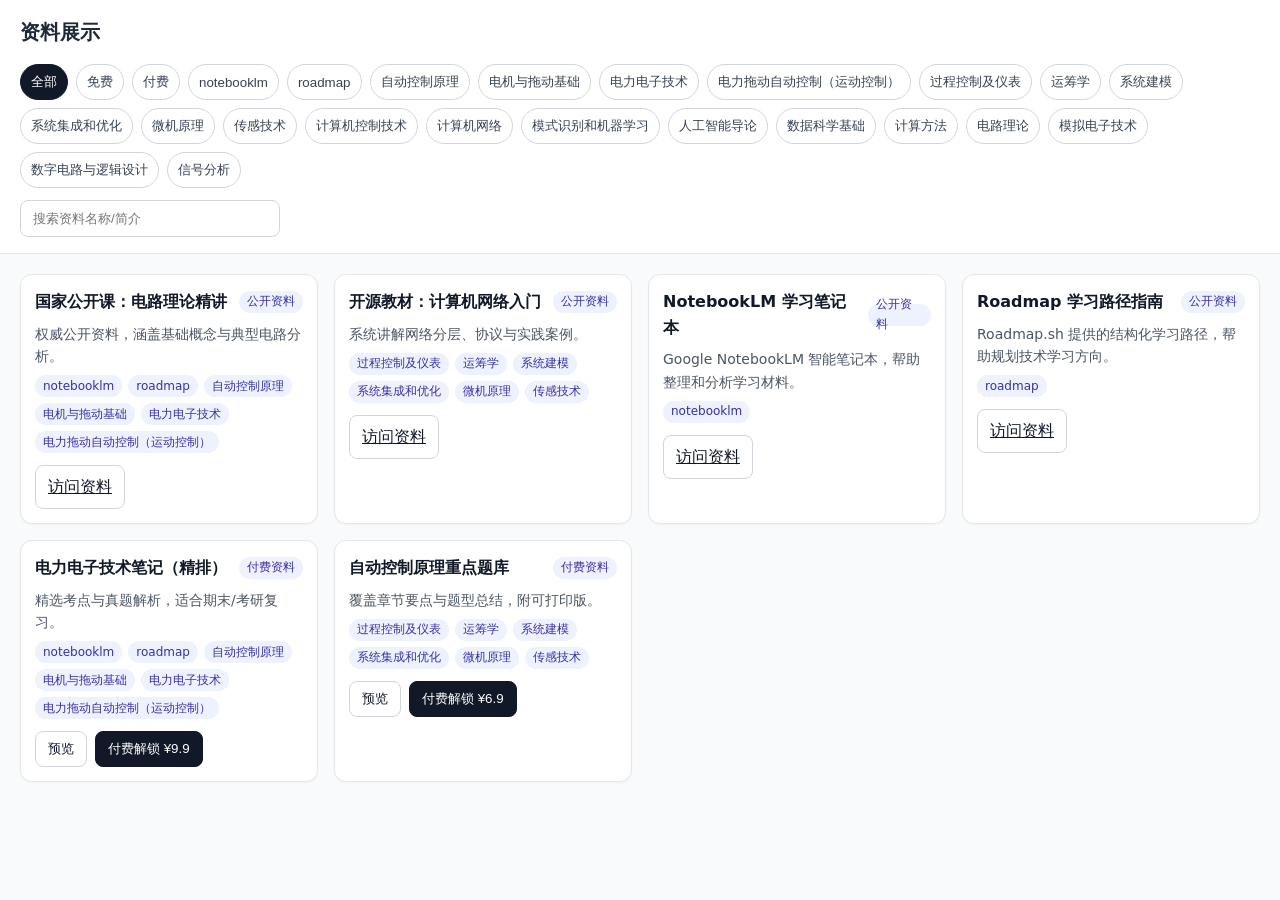
<file: PayingForKnowledge/index.html>
<!DOCTYPE html>
<html lang="zh-CN">
<head>
  <meta charset="utf-8">
  <meta name="viewport" content="width=device-width, initial-scale=1">
  <title>知识付费 | 资料展示</title>
  <link rel="stylesheet" href="./styles.css">
</head>
<body>
  <header class="pk-header">
    <h1 class="pk-title">资料展示</h1>
    <div class="pk-controls">
      <div id="tagContainer" class="pk-tags" aria-label="学科标签"></div>
      <div class="pk-search">
        <input id="searchInput" type="search" placeholder="搜索资料名称/简介" aria-label="搜索">
      </div>
    </div>
  </header>

  <main class="pk-main">
    <section class="pk-list" id="cardList" aria-live="polite"></section>
  </main>

  <div class="pk-modal" id="previewModal" aria-hidden="true" role="dialog" aria-label="资料预览">
    <div class="pk-modal__dialog">
      <button class="pk-modal__close" data-close>×</button>
      <div class="pk-modal__body">
        <iframe id="previewFrame" title="PDF 预览" loading="lazy"></iframe>
        <div class="pk-tip">为保护版权，仅提供不超过 10% 的页面预览</div>
      </div>
    </div>
  </div>

  <div class="pk-modal" id="payModal" aria-hidden="true" role="dialog" aria-label="扫码支付">
    <div class="pk-modal__dialog">
      <button class="pk-modal__close" data-close>×</button>
      <div class="pk-modal__body pk-pay">
        <div class="pk-pay__info">
          <div class="pk-pay__title">扫码支付以解锁下载</div>
          <div class="pk-pay__desc">支付完成后点击下方“我已支付”，系统将自动为该资料生成下载链接。</div>
        </div>
        <img id="qrImage" class="pk-pay__qr" alt="付款二维码" />
        <div class="pk-pay__actions">
          <button id="confirmPaidBtn" class="pk-btn">我已支付</button>
        </div>
      </div>
    </div>
  </div>

  <template id="cardTemplate">
    <article class="pk-card">
      <div class="pk-card__header">
        <h3 class="pk-card__title"></h3>
        <span class="pk-chip" data-type></span>
      </div>
      <p class="pk-card__desc"></p>
      <div class="pk-card__tags" data-tags></div>
      <div class="pk-card__actions">
        <a class="pk-btn pk-btn--ghost" target="_blank" rel="noopener" data-public-link style="display:none">访问资料</a>
        <button class="pk-btn" data-preview-btn style="display:none">预览</button>
        <button class="pk-btn pk-btn--primary" data-pay-btn style="display:none">付费解锁</button>
        <a class="pk-btn pk-btn--primary" target="_blank" rel="noopener" data-download-btn style="display:none">下载</a>
      </div>
    </article>
  </template>

  <script src="./app.js" defer></script>
</body>
</html>
</file>
<file: style.css>
@charset "UTF-8";

:root {
    --paper: #f4f1ea;
    --paper-deep: #eae5da;
    --ink: #1b1d1b;
    --ink-soft: #4f514c;
    --muted: #8c8c81;
    --line: rgba(27, 29, 27, .15);
    --line-strong: rgba(27, 29, 27, .34);
    --orange: #da663f;
    --orange-dark: #ac442b;
    --teal: #4e8179;
    --blue: #446a86;
    --gold: #c59a4e;
    --max: 1240px;
    --display: "Space Grotesk", "Noto Sans SC", system-ui, sans-serif;
    --body: "Noto Serif SC", "Songti SC", serif;
    --mono: "DM Mono", "SFMono-Regular", Consolas, monospace;
}

* { box-sizing: border-box; }
html { scroll-behavior: smooth; }
body { margin: 0; background: var(--paper); color: var(--ink); font-family: var(--display); line-height: 1.6; }
body::before { content: ""; position: fixed; inset: 0; pointer-events: none; z-index: 10; opacity: .16; background-image: url("data:image/svg+xml,%3Csvg viewBox='0 0 160 160' xmlns='http://www.w3.org/2000/svg'%3E%3Cfilter id='n'%3E%3CfeTurbulence type='fractalNoise' baseFrequency='.85' numOctaves='3' stitchTiles='stitch'/%3E%3C/filter%3E%3Crect width='100%25' height='100%25' filter='url(%23n)' opacity='.11'/%3E%3C/svg%3E"); mix-blend-mode: multiply; }
a { color: inherit; }
.skip-link { position: fixed; left: 16px; top: -80px; z-index: 50; padding: 10px 14px; background: var(--ink); color: var(--paper); font: 12px var(--mono); text-decoration: none; }
.skip-link:focus { top: 16px; }

.site-header { position: sticky; top: 0; z-index: 20; border-bottom: 1px solid transparent; background: rgba(244, 241, 234, .9); backdrop-filter: blur(16px); transition: border-color .25s ease, box-shadow .25s ease; }
.site-header.is-scrolled { border-bottom-color: var(--line); box-shadow: 0 5px 18px rgba(27,29,27,.04); }
.header-inner { width: min(var(--max), calc(100% - 64px)); min-height: 76px; margin: 0 auto; display: flex; align-items: center; justify-content: space-between; gap: 30px; }
.brand { display: inline-flex; align-items: center; gap: 11px; text-decoration: none; }
.brand-mark { width: 27px; height: 27px; display: grid; grid-template-columns: repeat(3, 1fr); align-items: end; gap: 3px; padding: 5px; border: 1.5px solid var(--ink); transform: rotate(-7deg); }
.brand-mark span { background: var(--orange); display: block; height: 50%; }
.brand-mark span:nth-child(2) { height: 78%; background: var(--teal); }
.brand-mark span:nth-child(3) { height: 100%; background: var(--ink); }
.brand-text { display: flex; flex-direction: column; line-height: 1.05; }
.brand-text strong { font-size: 18px; letter-spacing: -.04em; }
.brand-text small { margin-top: 5px; color: var(--muted); font: 9px var(--mono); letter-spacing: .04em; text-transform: uppercase; }
.main-nav { display: flex; align-items: center; gap: 31px; }
.main-nav a { position: relative; padding: 28px 0 25px; color: var(--ink-soft); font-size: 12px; text-decoration: none; }
.main-nav a::after { content: ""; position: absolute; left: 0; right: 0; bottom: -1px; height: 2px; background: var(--orange); transform: scaleX(0); transform-origin: left; transition: transform .2s ease; }
.main-nav a:hover, .main-nav a.is-active { color: var(--ink); }
.main-nav a.is-active::after, .main-nav a:hover::after { transform: scaleX(1); }
.hero { position: relative; overflow: hidden; min-height: 630px; padding: 95px 0 35px; }
.hero-inner { width: min(var(--max), calc(100% - 64px)); margin: 0 auto; display: grid; grid-template-columns: minmax(0, .9fr) minmax(480px, 1.1fr); gap: 70px; align-items: center; }
.eyebrow, .kicker { margin: 0; color: var(--orange-dark); font: 10px var(--mono); letter-spacing: .11em; text-transform: uppercase; }
.eyebrow { display: flex; align-items: center; gap: 12px; }
.eyebrow-line { width: 38px; height: 1px; background: var(--orange); }
.hero h1 { max-width: 610px; margin: 27px 0 22px; font-family: var(--body); font-size: clamp(48px, 6vw, 78px); font-weight: 600; line-height: 1.08; letter-spacing: -.045em; text-wrap: balance; }
.hero h1 em { color: var(--orange); font-style: normal; }
.hero-intro { max-width: 490px; margin: 0; color: var(--ink-soft); font: 16px/1.9 var(--body); text-wrap: pretty; }
.hero-actions { display: flex; gap: 22px; align-items: center; margin-top: 34px; }
.button { display: inline-flex; align-items: center; gap: 16px; min-height: 46px; padding: 0 17px; border: 1px solid var(--ink); font-size: 11px; text-decoration: none; transition: background .2s ease, color .2s ease, transform .2s ease; }
.button span { font: 16px var(--mono); }
.button-primary { background: var(--ink); color: var(--paper); }
.button-primary:hover { background: var(--orange); border-color: var(--orange); transform: translateY(-2px); }
.button-quiet { border-color: transparent; padding-left: 0; color: var(--ink-soft); }
.button-quiet:hover { color: var(--orange-dark); }
.hero-meta { display: flex; flex-wrap: wrap; gap: 17px; margin-top: 51px; color: var(--muted); font: 9px var(--mono); }
.status-pulse { display: inline-block; width: 6px; height: 6px; margin-right: 5px; border-radius: 50%; background: var(--teal); box-shadow: 0 0 0 4px rgba(78,129,121,.12); }

.hero-visual { position: relative; min-height: 435px; padding: 13px 17px; border: 1px solid var(--line-strong); background: #ece8df; transform: rotate(1.2deg); box-shadow: 16px 17px 0 rgba(27,29,27,.08); }
.visual-topline, .visual-footline { display: flex; justify-content: space-between; color: var(--muted); font: 9px var(--mono); letter-spacing: .08em; }
.workbench-grid { position: relative; min-height: 371px; margin-top: 12px; overflow: hidden; background-color: #e8e3d8; background-image: linear-gradient(rgba(27,29,27,.09) 1px, transparent 1px), linear-gradient(90deg, rgba(27,29,27,.09) 1px, transparent 1px); background-size: 33px 33px; }
.workbench-grid::before { content: ""; position: absolute; inset: 0; background: linear-gradient(124deg, transparent 46%, rgba(218,102,63,.16) 46.3%, transparent 47%), linear-gradient(35deg, transparent 62%, rgba(78,129,121,.12) 62.2%, transparent 62.7%); }
.grid-cross { position: absolute; width: 18px; height: 18px; border: 1px solid var(--orange); }
.cross-a { top: 28px; right: 43px; }
.cross-b { left: 28px; bottom: 34px; border-color: var(--teal); }
.trace { position: absolute; height: 1px; background: var(--ink); opacity: .5; transform-origin: left; }
.trace-a { width: 120px; top: 88px; left: 19%; transform: rotate(27deg); }
.trace-b { width: 165px; top: 242px; right: 6%; transform: rotate(-32deg); background: var(--orange); }
.trace-c { width: 93px; bottom: 50px; left: 33%; transform: rotate(-14deg); background: var(--teal); }
.board { position: absolute; left: 18%; top: 18%; width: 54%; height: 51%; border: 1px solid rgba(27,29,27,.55); background: #d7ddd5; box-shadow: 10px 12px 0 rgba(27,29,27,.09); }
.board::before, .board::after { content: ""; position: absolute; width: 11px; height: 11px; border-radius: 50%; background: var(--orange); box-shadow: 0 0 0 4px rgba(218,102,63,.12); }
.board::before { top: -6px; left: -6px; }.board::after { right: -6px; bottom: -6px; background: var(--teal); box-shadow: 0 0 0 4px rgba(78,129,121,.12); }
.board-label { position: absolute; top: 15px; left: 17px; color: var(--ink-soft); font: 9px var(--mono); letter-spacing: .08em; }
.board-line { position: absolute; left: 17px; height: 1px; background: var(--ink); opacity: .4; }
.line-one { top: 51px; width: 67%; }.line-two { top: 73px; width: 48%; }.line-three { top: 95px; width: 76%; }
.board-chip { position: absolute; width: 22px; height: 22px; border: 1px solid var(--ink); background: var(--paper); }.chip-one { bottom: 26px; left: 18%; }.chip-two { bottom: 26px; left: 44%; background: var(--orange); }.chip-three { bottom: 26px; right: 14%; background: var(--teal); }
.note { position: absolute; display: flex; flex-direction: column; justify-content: space-between; border: 1px solid rgba(27,29,27,.35); box-shadow: 7px 8px 0 rgba(27,29,27,.08); }
.note-main { right: 11%; top: 31%; width: 126px; height: 137px; padding: 16px 15px; background: #e3c987; transform: rotate(6deg); font: 17px/1.1 var(--body); }
.note-main i { width: 26px; height: 26px; border: 1px solid var(--ink); border-radius: 50%; }
.note-side { right: 20%; bottom: 10%; width: 146px; height: 63px; padding: 10px 12px; background: #dfe9e3; transform: rotate(-4deg); }.note-side span { font: 18px var(--mono); }.note-side small { color: var(--ink-soft); font: 9px var(--mono); }
.visual-stamp { position: absolute; left: 8%; bottom: 15%; color: var(--orange-dark); font: 12px/1 var(--mono); letter-spacing: .08em; transform: rotate(-11deg); }.visual-stamp strong { font-size: 30px; }
.visual-footline { margin-top: 12px; }
.hero-rule { width: min(var(--max), calc(100% - 64px)); margin: 70px auto 0; display: flex; align-items: center; gap: 18px; color: var(--muted); font: 9px var(--mono); letter-spacing: .08em; }.hero-rule span:last-child { flex: 1; height: 1px; background: var(--line); }

.section { width: min(var(--max), calc(100% - 64px)); margin: 0 auto; padding: 126px 0 0; scroll-margin-top: 84px; }
.section-heading { display: flex; align-items: end; justify-content: space-between; gap: 30px; padding-bottom: 27px; border-bottom: 1px solid var(--line-strong); }
.section-heading h2 { margin: 9px 0 0; font-family: var(--body); font-size: clamp(32px, 4vw, 48px); font-weight: 600; line-height: 1.1; letter-spacing: -.035em; }.section-note { max-width: 285px; margin: 0 0 4px; color: var(--muted); font: 13px/1.7 var(--body); }
.filter-row { display: flex; flex-wrap: wrap; gap: 8px; margin: 30px 0 22px; }.filter-button { min-height: 31px; padding: 0 12px; border: 1px solid var(--line); background: transparent; color: var(--ink-soft); cursor: pointer; font: 10px var(--mono); transition: color .2s ease, background .2s ease, border-color .2s ease; }.filter-button:hover, .filter-button.is-active { border-color: var(--ink); background: var(--ink); color: var(--paper); }
.journal-grid { display: grid; grid-template-columns: 1.25fr 1fr 1fr; gap: 14px; }.journal-card { position: relative; min-height: 330px; display: flex; flex-direction: column; overflow: hidden; border: 1px solid var(--line); background: rgba(255,255,255,.2); transition: transform .25s ease, border-color .25s ease, opacity .2s ease; }.journal-card:hover { border-color: var(--ink); transform: translateY(-4px); }.journal-card.is-hidden { display: none; }.journal-card-featured { background: var(--ink); color: var(--paper); }.card-topline { display: flex; justify-content: space-between; padding: 14px 16px; border-bottom: 1px solid var(--line); color: var(--muted); font: 9px var(--mono); }.journal-card-featured .card-topline { border-bottom-color: rgba(244,241,234,.2); }.card-body { display: flex; flex: 1; flex-direction: column; align-items: flex-start; padding: 27px 24px 23px; }.card-label { padding: 4px 7px; background: rgba(218,102,63,.13); color: var(--orange-dark); font: 9px var(--mono); }.journal-card-featured .card-label { background: rgba(218,102,63,.25); color: #ff9b78; }.card-label-teal { background: rgba(78,129,121,.14); color: var(--teal); }.card-label-gold { background: rgba(197,154,78,.15); color: #9e7531; }.journal-card h3 { max-width: 340px; margin: 19px 0 13px; font-family: var(--body); font-size: 23px; line-height: 1.35; font-weight: 600; letter-spacing: -.025em; }.journal-card p { max-width: 350px; margin: 0; color: var(--ink-soft); font: 13px/1.85 var(--body); }.journal-card-featured p { color: rgba(244,241,234,.7); }.text-link { margin-top: auto; padding-top: 24px; color: var(--orange-dark); font: 10px var(--mono); text-decoration: none; }.journal-card-featured .text-link { color: #ff9b78; }.text-link span { margin-left: 8px; font-size: 15px; }.card-mark { position: absolute; right: 28px; bottom: 31px; width: 35px; height: 35px; border: 1px solid rgba(255,255,255,.25); border-radius: 50%; }.card-mark::after { content: ""; position: absolute; left: 50%; top: 7px; bottom: 7px; width: 1px; background: var(--orange); transform: rotate(45deg); }.empty-note { padding: 15px 17px; border-left: 2px solid var(--orange); color: var(--muted); font: 12px var(--body); }

.studio-layout { display: grid; grid-template-columns: 1.4fr .8fr; gap: 72px; padding-top: 30px; }.archive-list { border-top: 1px solid var(--line); }.archive-item { display: grid; grid-template-columns: 57px 1fr 25px; align-items: center; gap: 17px; min-height: 78px; border-bottom: 1px solid var(--line); text-decoration: none; transition: padding .2s ease, background .2s ease; }.archive-item:hover { padding: 0 12px; background: rgba(255,255,255,.28); }.archive-number { color: var(--orange-dark); font: 10px var(--mono); }.archive-content { display: flex; flex-direction: column; gap: 4px; }.archive-content strong { font: 18px var(--body); }.archive-content small { color: var(--muted); font: 11px var(--body); }.archive-arrow { color: var(--muted); font: 16px var(--mono); text-align: right; }.archive-item:hover .archive-arrow { color: var(--orange-dark); }.archive-item-muted { opacity: .65; }
.status-panel { align-self: start; padding: 18px 20px 21px; border: 1px solid var(--line-strong); background: var(--paper-deep); }.panel-heading, .status-row { display: flex; justify-content: space-between; align-items: center; }.panel-heading { padding-bottom: 17px; border-bottom: 1px solid var(--line); color: var(--ink-soft); font: 10px var(--mono); }.panel-live { color: var(--teal); font-size: 8px; }.panel-live b { display: inline-block; width: 5px; height: 5px; margin-right: 4px; border-radius: 50%; background: var(--teal); }.status-main { display: flex; align-items: baseline; gap: 13px; padding: 27px 0 13px; }.status-big { color: var(--orange); font: 64px/.9 var(--mono); letter-spacing: -.1em; }.status-copy { color: var(--ink-soft); font: 12px/1.5 var(--body); }.status-copy small { color: var(--muted); font-size: 10px; }.status-bar { height: 5px; margin: 3px 0 22px; background: rgba(27,29,27,.1); }.status-bar span { display: block; height: 100%; background: var(--orange); }.status-row { padding: 9px 0; border-top: 1px solid var(--line); color: var(--muted); font: 10px var(--mono); }.status-row strong { color: var(--teal); font-weight: 500; }.status-row strong.is-pending { color: var(--orange-dark); }.panel-footnote { margin: 21px 0 0; padding-top: 17px; border-top: 1px solid var(--line); color: var(--muted); font: 11px/1.7 var(--body); }

.library-layout { display: grid; grid-template-columns: 1.1fr .9fr; gap: 72px; padding-top: 30px; }.book-shelf { padding: 18px 20px 20px; border: 1px solid var(--line-strong); background: #e9e3d8; }.shelf-header { display: flex; justify-content: space-between; color: var(--muted); font: 9px var(--mono); }.book-stack { display: flex; align-items: end; justify-content: center; gap: 8px; min-height: 245px; padding: 27px 12px 0; }.book { position: relative; width: 19%; min-width: 65px; max-width: 92px; height: 172px; padding: 15px 10px 11px; display: flex; flex-direction: column; justify-content: space-between; border: 1px solid rgba(27,29,27,.4); box-shadow: 4px 5px 0 rgba(27,29,27,.09); color: var(--paper); font: 15px/1.25 var(--body); transition: transform .2s ease; }.book:hover { transform: translateY(-9px) rotate(-2deg); }.book small { color: rgba(244,241,234,.75); font: 8px var(--mono); line-height: 1.4; }.book-coral { height: 195px; background: var(--orange); }.book-ink { height: 213px; background: var(--ink); }.book-teal { height: 174px; background: var(--teal); }.book-gold { height: 191px; background: var(--gold); }.book-blue { height: 225px; background: var(--blue); }.shelf-line { height: 9px; border-top: 2px solid var(--ink); border-bottom: 1px solid var(--line-strong); }.shelf-caption { margin: 17px 0 0; color: var(--muted); font: 11px/1.7 var(--body); }.route-list { border-top: 1px solid var(--line); }.route-item { display: grid; grid-template-columns: 36px 1fr 35px; align-items: center; gap: 15px; min-height: 85px; border-bottom: 1px solid var(--line); text-decoration: none; }.route-item:hover strong { color: var(--orange-dark); }.route-icon { width: 31px; height: 31px; display: grid; place-items: center; border: 1px solid currentColor; font: 16px var(--mono); }.route-icon-orange { color: var(--orange); }.route-icon-teal { color: var(--teal); }.route-icon-gold { color: var(--gold); }.route-item strong { display: block; font: 17px var(--body); }.route-item small { display: block; margin-top: 4px; color: var(--muted); font: 10px var(--body); }.route-count { color: var(--muted); font: 12px var(--mono); text-align: right; }

.book-catalog-wrap { margin-top: 78px; padding-top: 30px; border-top: 1px solid var(--line-strong); }
.hardware-overview { display: grid; grid-template-columns: repeat(3, 1fr) 1.35fr; gap: 0; margin-top: 30px; border-top: 1px solid var(--line-strong); border-bottom: 1px solid var(--line-strong); }
.hardware-stat { min-height: 105px; display: flex; flex-direction: column; justify-content: center; gap: 8px; padding: 16px 20px; border-right: 1px solid var(--line); }
.hardware-stat strong { color: var(--orange); font: 42px/.9 var(--mono); letter-spacing: -.08em; }
.hardware-stat span { color: var(--muted); font: 10px var(--body); }
.hardware-source { display: flex; align-items: center; justify-content: space-between; gap: 14px; min-height: 105px; padding: 16px 20px; color: var(--teal); font: 11px var(--body); text-decoration: none; }
.hardware-source span { font: 17px var(--mono); }
.hardware-source:hover { background: rgba(78,129,121,.08); color: var(--ink); }
.hardware-toolbar { display: grid; grid-template-columns: 1fr minmax(220px, 300px); align-items: end; gap: 30px; margin-top: 28px; }
.hardware-filters { display: flex; flex-wrap: wrap; gap: 7px; }
.hardware-filter { min-height: 31px; padding: 0 10px; border: 1px solid var(--line); background: transparent; color: var(--ink-soft); cursor: pointer; font: 9px var(--mono); transition: background .2s ease, color .2s ease, border-color .2s ease; }
.hardware-filter:hover, .hardware-filter.is-active { border-color: var(--ink); background: var(--ink); color: var(--paper); }
.hardware-search { display: flex; flex-direction: column; gap: 7px; color: var(--muted); font: 9px var(--mono); }
.hardware-search input { width: 100%; min-height: 41px; padding: 0 12px; border: 1px solid var(--line-strong); border-radius: 0; background: rgba(255,255,255,.25); color: var(--ink); font: 12px var(--body); outline: none; }
.hardware-search input:focus { border-color: var(--teal); box-shadow: 0 0 0 2px rgba(78,129,121,.12); }
.hardware-search input::placeholder { color: var(--muted); }
.hardware-status { margin-top: 21px; color: var(--muted); font: 9px var(--mono); text-align: right; }
.hardware-status strong { color: var(--orange-dark); font-weight: 500; }
.hardware-grid { display: grid; grid-template-columns: repeat(2, minmax(0, 1fr)); gap: 14px; align-items: start; margin-top: 10px; }
.hardware-grid.is-single-column { grid-template-columns: 1fr; }
.hardware-column { min-width: 0; display: flex; flex-direction: column; gap: 14px; }
.hardware-category { margin: 0; border: 1px solid var(--line); background: rgba(255,255,255,.17); }
.hardware-category.is-hidden { display: none; }
.hardware-item.is-hidden { display: none; }
.hardware-category-head { display: grid; grid-template-columns: 28px 1fr auto; align-items: baseline; gap: 11px; padding: 15px 17px 13px; border-bottom: 1px solid var(--line); }
.hardware-category-index { color: var(--orange-dark); font: 9px var(--mono); }
.hardware-category-head h3 { margin: 0; font: 600 19px/1.3 var(--body); }
.hardware-category-head > span:last-child { color: var(--muted); font: 9px var(--mono); }
.hardware-list { margin: 0; padding: 0; list-style: none; }
.hardware-item { padding: 16px 17px 15px; border-bottom: 1px solid var(--line); }
.hardware-item:last-child { border-bottom: 0; }
.hardware-item h4 { margin: 0 0 5px; font: 600 15px/1.45 var(--body); }
.hardware-item p { margin: 0; color: var(--muted); font: 11px/1.65 var(--body); overflow-wrap: anywhere; }
.hardware-item .hardware-spec { color: var(--ink-soft); font: 10px/1.55 var(--mono); }
.hardware-empty { margin: 0; padding: 34px 0; border-bottom: 1px solid var(--line); color: var(--muted); font: 12px var(--body); text-align: center; }
.hardware-footnote { margin: 20px 0 0; color: var(--muted); font: 11px/1.7 var(--body); }
.catalog-header { display: grid; grid-template-columns: 1fr minmax(260px, 380px); gap: 70px; align-items: end; }
.catalog-title h3 { margin: 8px 0 11px; font: 600 30px/1.25 var(--body); letter-spacing: -.03em; }
.catalog-title > p:last-child { max-width: 650px; margin: 0; color: var(--muted); font: 12px/1.8 var(--body); }
.catalog-search { display: flex; flex-direction: column; gap: 7px; color: var(--muted); font: 9px var(--mono); }
.catalog-search input { width: 100%; min-height: 43px; padding: 0 13px; border: 1px solid var(--line-strong); border-radius: 0; background: rgba(255,255,255,.25); color: var(--ink); font: 12px var(--body); outline: none; }
.catalog-search input:focus { border-color: var(--orange); box-shadow: 0 0 0 2px rgba(218,102,63,.12); }
.catalog-search input::placeholder { color: var(--muted); }
.catalog-filter-row { display: flex; flex-wrap: wrap; gap: 7px; margin-top: 27px; }
.catalog-filter { min-height: 31px; padding: 0 10px; border: 1px solid var(--line); background: transparent; color: var(--ink-soft); cursor: pointer; font: 9px var(--mono); transition: background .2s ease, color .2s ease, border-color .2s ease; }
.catalog-filter:hover, .catalog-filter.is-active { border-color: var(--ink); background: var(--ink); color: var(--paper); }
.catalog-status { margin-top: 23px; color: var(--muted); font: 9px var(--mono); text-align: right; }
.catalog-status strong { color: var(--orange-dark); font-weight: 500; }
.book-catalog { display: grid; grid-template-columns: repeat(2, minmax(0, 1fr)); column-gap: 45px; margin: 10px 0 0; padding: 0; border-top: 1px solid var(--line-strong); list-style: none; }
.book-entry { display: grid; grid-template-columns: 32px minmax(0, 1fr); gap: 2px 10px; align-content: start; min-height: 104px; padding: 17px 2px 15px; border-bottom: 1px solid var(--line); }
.book-entry.is-hidden { display: none; }
.book-entry-index { grid-row: 1 / span 2; color: var(--orange-dark); font: 9px var(--mono); }
.book-entry h4 { margin: 0; font: 600 15px/1.55 var(--body); letter-spacing: -.01em; overflow-wrap: anywhere; }
.book-entry p { margin: 4px 0 0; color: var(--ink-soft); font: 10px/1.55 var(--body); }
.book-entry-meta { grid-column: 2; margin-top: 7px; color: var(--muted); font: 8px/1.5 var(--mono); }
.catalog-empty { margin: 0; padding: 34px 0; border-bottom: 1px solid var(--line); color: var(--muted); font: 12px var(--body); text-align: center; }

.site-footer { background: var(--ink); color: var(--paper); }.footer-inner, .footer-bottom { width: min(var(--max), calc(100% - 64px)); margin: 0 auto; }.footer-inner { display: flex; justify-content: space-between; gap: 30px; padding: 45px 0 50px; }.footer-inner > div:first-child { display: flex; flex-direction: column; gap: 9px; }.footer-inner strong { font: 20px var(--display); }.footer-inner span, .footer-meta { color: rgba(244,241,234,.54); font: 11px var(--body); }.footer-meta { display: flex; flex-direction: column; align-items: end; gap: 7px; }.footer-meta a { color: var(--paper); text-decoration: none; }.footer-meta a:hover { color: #ff9b78; }.footer-bottom { display: flex; justify-content: space-between; gap: 20px; padding: 14px 0 17px; border-top: 1px solid rgba(244,241,234,.17); color: rgba(244,241,234,.42); font: 9px var(--mono); }

@media (max-width: 980px) { .hero-inner { grid-template-columns: 1fr; gap: 52px; }.hero-copy { max-width: 700px; }.hero-visual { max-width: 680px; width: 100%; justify-self: end; }.journal-grid { grid-template-columns: 1fr 1fr; }.journal-card-featured { grid-column: span 2; min-height: 290px; }.studio-layout, .library-layout { gap: 38px; }.hardware-toolbar { grid-template-columns: 1fr; gap: 20px; }.hardware-search { max-width: 380px; }.catalog-header { gap: 38px; }.book-catalog { column-gap: 28px; } }
@media (max-width: 700px) { .header-inner, .hero-inner, .section, .hero-rule, .footer-inner, .footer-bottom { width: min(100% - 34px, var(--max)); }.header-inner { min-height: 68px; }.main-nav { display: none; }.hero { padding-top: 63px; min-height: auto; }.hero h1 { font-size: clamp(42px, 14vw, 60px); }.hero-intro { font-size: 15px; }.hero-actions { align-items: flex-start; flex-direction: column; gap: 10px; }.button { width: fit-content; }.hero-meta { gap: 8px 15px; margin-top: 35px; }.hero-visual { min-height: 350px; padding: 11px 12px; }.workbench-grid { min-height: 300px; background-size: 25px 25px; }.board { left: 11%; top: 22%; width: 62%; }.note-main { right: 6%; top: 32%; width: 112px; height: 124px; }.note-side { right: 14%; bottom: 9%; }.visual-stamp { left: 5%; bottom: 13%; }.section { padding-top: 91px; }.section-heading { align-items: flex-start; flex-direction: column; gap: 14px; }.section-note { max-width: 350px; }.journal-grid, .studio-layout, .library-layout, .catalog-header, .book-catalog { grid-template-columns: 1fr; }.hardware-grid { grid-template-columns: 1fr; }.journal-card-featured { grid-column: auto; }.journal-card { min-height: 285px; }.studio-layout, .library-layout { gap: 36px; }.hardware-overview { grid-template-columns: repeat(2, 1fr); }.hardware-stat { min-height: 90px; }.hardware-stat:nth-child(2) { border-right: 0; }.hardware-stat:nth-child(3) { border-top: 1px solid var(--line); }.hardware-source { min-height: 76px; grid-column: 1 / -1; border-top: 1px solid var(--line); }.hardware-filters { flex-wrap: nowrap; overflow-x: auto; padding-bottom: 7px; }.hardware-filter { flex: 0 0 auto; }.hardware-status { text-align: left; }.hardware-category-head { padding-inline: 14px; }.hardware-item { padding-left: 43px; padding-right: 14px; }.archive-item { grid-template-columns: 38px 1fr 21px; gap: 9px; }.archive-content strong { font-size: 16px; }.book-stack { gap: 5px; padding-inline: 0; }.book { min-width: 0; width: 19%; padding-inline: 7px; font-size: 12px; }.book small { font-size: 7px; }.book-coral { height: 165px; }.book-ink { height: 188px; }.book-teal { height: 150px; }.book-gold { height: 170px; }.book-blue { height: 197px; }.book-catalog-wrap { margin-top: 58px; }.catalog-header { gap: 22px; }.catalog-title h3 { font-size: 25px; }.catalog-filter-row { flex-wrap: nowrap; overflow-x: auto; padding-bottom: 7px; }.catalog-filter { flex: 0 0 auto; }.catalog-status { text-align: left; }.book-entry { min-height: 96px; }.footer-inner, .footer-bottom { flex-direction: column; gap: 18px; }.footer-meta { align-items: flex-start; } }
@media (max-width: 700px) { .hardware-item { padding-left: 14px; } }
@media (prefers-reduced-motion: reduce) { html { scroll-behavior: auto; }.button, .journal-card, .archive-item, .book { transition: none; } }
</file>
<file: PayingForKnowledge/styles.css>
*{box-sizing:border-box}
html,body{margin:0;padding:0}
body{font-family:system-ui,-apple-system,Segoe UI,Roboto,Helvetica,Arial,"Noto Sans",sans-serif;line-height:1.6;color:#1f2937;background:#f8fafc}

.pk-header{position:sticky;top:0;z-index:10;background:#ffffff;border-bottom:1px solid #e5e7eb}
.pk-title{margin:0;padding:16px 20px;font-size:20px}
.pk-controls{display:flex;gap:12px;align-items:center;flex-wrap:wrap;padding:0 20px 16px}
.pk-search input{width:260px;max-width:72vw;padding:10px 12px;border:1px solid #d1d5db;border-radius:8px;background:#fff}

.pk-tags{display:flex;flex-wrap:wrap;gap:8px}
.pk-tag{padding:8px 10px;border:1px solid #d1d5db;border-radius:999px;background:#fff;color:#374151;cursor:pointer;user-select:none}
.pk-tag.is-active{background:#111827;color:#fff;border-color:#111827}

.pk-main{padding:20px}
.pk-list{display:grid;grid-template-columns:repeat(auto-fill,minmax(260px,1fr));gap:16px}

.pk-card{display:flex;flex-direction:column;gap:8px;background:#ffffff;border:1px solid #e5e7eb;border-radius:12px;padding:14px;box-shadow:0 1px 2px rgba(0,0,0,0.04)}
.pk-card__header{display:flex;justify-content:space-between;align-items:center;gap:12px}
.pk-card__title{margin:0;font-size:16px;color:#111827}
.pk-card__desc{margin:0;color:#4b5563;font-size:14px}
.pk-card__tags{display:flex;flex-wrap:wrap;gap:6px}
.pk-chip{display:inline-flex;align-items:center;height:22px;padding:0 8px;border-radius:999px;background:#eef2ff;color:#3730a3;font-size:12px}
.pk-card__actions{display:flex;gap:8px;flex-wrap:wrap;margin-top:4px}

.pk-btn{appearance:none;border:1px solid #d1d5db;background:#fff;color:#111827;padding:8px 12px;border-radius:8px;cursor:pointer}
.pk-btn--primary{background:#111827;color:#fff;border-color:#111827}
.pk-btn--ghost{background:#fff}

.pk-modal{position:fixed;inset:0;background:rgba(0,0,0,0.48);display:none;align-items:center;justify-content:center;padding:20px}
.pk-modal[aria-hidden="false"]{display:flex}
.pk-modal__dialog{width:min(920px,92vw);background:#fff;border-radius:12px;overflow:hidden}
.pk-modal__close{position:absolute;margin:10px 0 0 -10px;transform:translate(100%,-100%);border:none;background:#111827;color:#fff;border-radius:999px;width:32px;height:32px;cursor:pointer}
.pk-modal__body{padding:16px}
.pk-modal__body iframe{width:100%;height:70vh;border:none;border:1px solid #e5e7eb;border-radius:8px}
.pk-tip{margin-top:8px;color:#6b7280;font-size:12px}

.pk-pay{display:flex;flex-direction:column;gap:14px;align-items:center}
.pk-pay__title{font-weight:600}
.pk-pay__qr{width:260px;height:260px;object-fit:contain;border:1px dashed #d1d5db;border-radius:8px;background:#f9fafb}
.pk-pay__actions{display:flex;gap:8px}

@media (max-width:640px){
  .pk-list{grid-template-columns:repeat(auto-fill,minmax(200px,1fr))}
}
</file>
